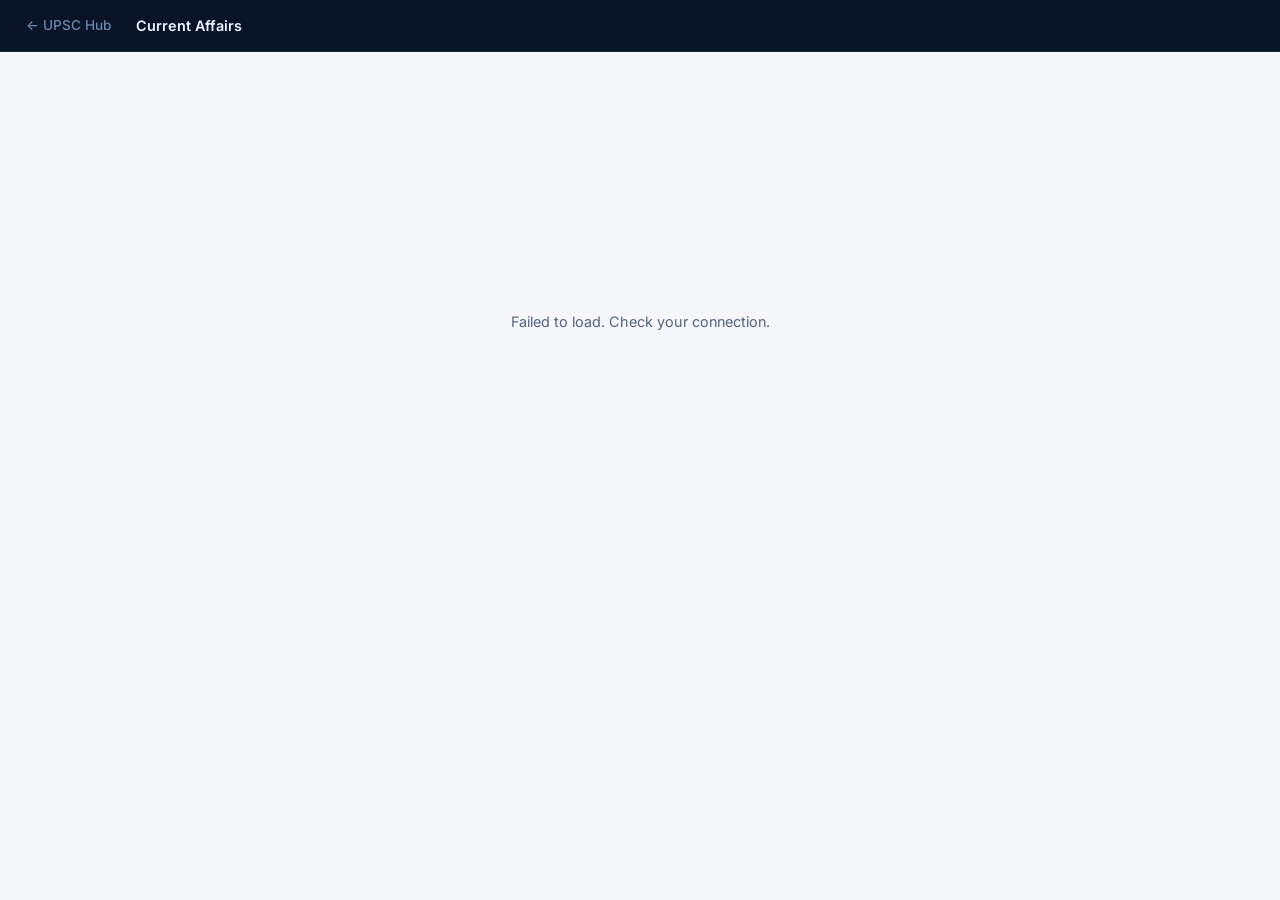
<file: tools/ca.html>
<!doctype html>
<html lang="en">
<head>
<title>Current Affairs – UPSC Hub</title>
<meta charset="utf-8">
<meta name="viewport" content="width=device-width,initial-scale=1">
<meta name="theme-color" content="#0A1428">
<link rel="manifest" href="../manifest.json">
<link rel="preconnect" href="https://fonts.googleapis.com">
<link rel="stylesheet" href="https://fonts.googleapis.com/css2?family=Instrument+Serif:ital@0;1&family=Inter:wght@400;500;600;700&display=swap">
<link rel="stylesheet" href="style.css">
<style>
.toolbar{padding:.75rem 1rem;display:flex;flex-wrap:wrap;gap:.5rem;align-items:center;border-bottom:1px solid var(--border);background:var(--bg-card);position:sticky;top:52px;z-index:50}
.search-wrap{flex:1;min-width:140px}
.list{max-width:900px;margin:0 auto;padding:1rem}
.ca-grid{display:grid;grid-template-columns:repeat(auto-fill,minmax(280px,1fr));gap:.75rem}
.ca-card{background:var(--bg-card);border:1px solid var(--border);border-radius:10px;overflow:hidden;cursor:pointer;transition:box-shadow .15s,border-color .15s;display:flex;flex-direction:column}
.ca-card:hover{box-shadow:0 2px 14px rgba(0,0,0,.08);border-color:var(--accent)}
.ca-img{width:100%;height:140px;object-fit:cover;flex-shrink:0}
.ca-img-placeholder{height:140px;background:var(--accent-bg);display:flex;align-items:center;justify-content:center;font-size:2rem}
.ca-body{padding:.85rem;flex:1}
.ca-meta{display:flex;gap:.4rem;align-items:center;margin-bottom:.4rem;flex-wrap:wrap}
.ca-src{font-size:.62rem;font-weight:700;padding:2px 6px;border-radius:4px;background:var(--accent-bg);color:var(--accent)}
.ca-date{font-size:.65rem;color:var(--fg-muted)}
.ca-subject{font-size:.62rem;font-weight:600;color:var(--gold);background:var(--gold-bg);padding:2px 6px;border-radius:4px}
.ca-title{font-size:.9rem;font-weight:600;color:var(--fg);line-height:1.4;margin-bottom:.35rem}
.ca-tags{display:flex;flex-wrap:wrap;gap:3px;margin-top:.4rem}
.ca-tag{font-size:.6rem;padding:1px 6px;border-radius:100px;background:var(--border);color:var(--fg-muted)}
/* Modal */
.modal-bg{position:fixed;inset:0;background:rgba(0,0,0,.55);z-index:200;display:flex;align-items:flex-start;justify-content:center;padding:1rem;overflow-y:auto}
.modal-bg[hidden]{display:none}
.modal{background:var(--bg-card);border:1px solid var(--border);border-radius:14px;max-width:720px;width:100%;margin:auto;overflow:hidden}
.modal-img{width:100%;height:200px;object-fit:cover}
.modal-body{padding:1.5rem 2rem}
@media(max-width:600px){.modal-body{padding:1rem}}
.modal-src-row{display:flex;gap:.5rem;align-items:center;margin-bottom:.6rem;flex-wrap:wrap}
.modal-title{font-family:'Instrument Serif',serif;font-size:1.5rem;font-weight:400;line-height:1.3;margin:0 0 .5rem}
.modal-close{position:absolute;top:1rem;right:1rem;background:var(--bg-card);border:1px solid var(--border);border-radius:50%;width:32px;height:32px;cursor:pointer;font-size:1rem;display:flex;align-items:center;justify-content:center;color:var(--fg)}
.modal-wrap{position:relative}
.ca-content{font-size:.88rem;line-height:1.75;color:var(--fg)}
.ca-content h3{font-size:1rem;font-weight:700;color:var(--fg);margin:1rem 0 .4rem}
.ca-content p{margin:.5rem 0}
.ca-content mark{background:rgba(255,210,50,.35);border-radius:2px;padding:0 1px}
.ca-content strong{font-weight:700}
.ca-orig-link{display:inline-flex;align-items:center;gap:5px;margin-top:.75rem;font-size:.8rem;color:var(--accent);text-decoration:none}
.ca-orig-link:hover{text-decoration:underline}
.count-line{font-size:.75rem;color:var(--fg-muted);margin-bottom:.75rem}
</style>
</head>
<body>
<nav class="nav">
  <a href="../index.html" class="nav-back">← UPSC Hub</a>
  <span class="nav-title">Current Affairs</span>
</nav>

<div id="loading" class="loading"><div class="spinner"></div><span>Loading Current Affairs…</span></div>

<div id="app" hidden>
  <div class="toolbar">
    <div class="search-wrap"><input class="search" id="q" placeholder="Search articles…" autocomplete="off"></div>
    <select id="subj"><option value="">All subjects</option></select>
    <select id="src"><option value="">All sources</option></select>
  </div>
  <div class="list">
    <div class="count-line" id="count"></div>
    <div class="ca-grid" id="grid"></div>
  </div>
</div>

<div class="modal-bg" id="modal-bg" hidden onclick="closeModal(event)">
  <div class="modal modal-wrap" id="modal">
    <button class="modal-close" onclick="closeModal()">✕</button>
    <div id="modal-content"></div>
  </div>
</div>

<script>
let D = null, all = [];

async function init() {
  try {
    const r = await fetch('https://upsckata.com/data/ca.json');
    D = await r.json();
    all = Object.values(D.docs || {});
    all.sort((a,b) => (b.d||'').localeCompare(a.d||''));

    const subjects = [...new Set(all.map(d=>d.s).filter(Boolean))].sort();
    const sources  = [...new Set(all.map(d=>d.src).filter(Boolean))].sort();
    const sbjEl = document.getElementById('subj');
    const srcEl = document.getElementById('src');
    subjects.forEach(s => { const o=document.createElement('option'); o.value=o.textContent=s; sbjEl.appendChild(o); });
    sources.forEach(s  => { const o=document.createElement('option'); o.value=o.textContent=s; srcEl.appendChild(o); });

    document.getElementById('loading').hidden = true;
    document.getElementById('app').hidden = false;
    render();
  } catch(e) {
    document.getElementById('loading').innerHTML = '<div class="empty">Failed to load. Check your connection.</div>';
  }
}

function render() {
  const q = document.getElementById('q').value.toLowerCase();
  const subj = document.getElementById('subj').value;
  const src = document.getElementById('src').value;

  let items = all;
  if (q) items = items.filter(d =>
    (d.t||'').toLowerCase().includes(q) ||
    (d.tg||[]).join(' ').toLowerCase().includes(q) ||
    (d.s||'').toLowerCase().includes(q)
  );
  if (subj) items = items.filter(d => d.s === subj);
  if (src) items = items.filter(d => d.src === src);

  document.getElementById('count').textContent = `${items.length} article${items.length!==1?'s':''}`;

  const grid = document.getElementById('grid');
  if (!items.length) { grid.innerHTML = '<div class="empty" style="grid-column:1/-1">No articles match.</div>'; return; }

  grid.innerHTML = items.map((d,i) => `
    <div class="ca-card" onclick="openDoc(${all.indexOf(d)})">
      ${d.img ? `<img class="ca-img" src="${d.img}" alt="" loading="lazy" onerror="this.className='ca-img-placeholder';this.innerHTML='📰'">` : `<div class="ca-img-placeholder">📰</div>`}
      <div class="ca-body">
        <div class="ca-meta">
          ${d.src ? `<span class="ca-src">${esc(d.src)}</span>` : ''}
          ${d.d ? `<span class="ca-date">${d.d}</span>` : ''}
          ${d.s ? `<span class="ca-subject">${esc(d.s)}</span>` : ''}
        </div>
        <div class="ca-title">${esc(d.t||'')}</div>
        ${d.tg && d.tg.length ? `<div class="ca-tags">${d.tg.map(t=>`<span class="ca-tag">${esc(t)}</span>`).join('')}</div>` : ''}
      </div>
    </div>`).join('');
}

function openDoc(idx) {
  const d = all[idx];
  if (!d) return;
  let html = '';
  if (d.img) html += `<img class="modal-img" src="${d.img}" alt="">`;
  html += `<div class="modal-body">
    <div class="modal-src-row">
      ${d.src ? `<span class="ca-src">${esc(d.src)}</span>` : ''}
      ${d.d ? `<span class="ca-date" style="color:var(--fg-muted);font-size:.78rem">${d.d}</span>` : ''}
      ${d.s ? `<span class="ca-subject">${esc(d.s)}</span>` : ''}
    </div>
    <h2 class="modal-title">${esc(d.t||'')}</h2>
    ${d.tg && d.tg.length ? `<div class="ca-tags" style="margin-bottom:.75rem">${d.tg.map(t=>`<span class="ca-tag">${esc(t)}</span>`).join('')}</div>` : ''}
    <div class="ca-content">${renderContent(d.x||[])}</div>
    ${d.u ? `<a class="ca-orig-link" href="${d.u}" target="_blank" rel="noopener">Read original article ↗</a>` : ''}
  </div>`;
  document.getElementById('modal-content').innerHTML = html;
  document.getElementById('modal-bg').hidden = false;
  document.body.style.overflow = 'hidden';
}

function renderContent(sections) {
  return sections.map(sec => {
    let out = '';
    if (sec.h) out += `<h3>${esc(sec.h)}</h3>`;
    if (sec.md) out += `<p>${renderMd(sec.md)}</p>`;
    return out;
  }).join('');
}

function renderMd(text) {
  return esc(text)
    .replace(/==(.+?)==/g, '<mark>$1</mark>')
    .replace(/\*\*(.+?)\*\*/g, '<strong>$1</strong>')
    .replace(/\*(.+?)\*/g, '<em>$1</em>')
    .replace(/`(.+?)`/g, '<code>$1</code>')
    .replace(/\n/g, '<br>');
}

function closeModal(e) {
  if (e && e.target !== document.getElementById('modal-bg')) return;
  document.getElementById('modal-bg').hidden = true;
  document.body.style.overflow = '';
}

document.addEventListener('keydown', e => { if (e.key === 'Escape') closeModal(); });

function esc(s) { return String(s||'').replace(/&/g,'&amp;').replace(/</g,'&lt;').replace(/>/g,'&gt;').replace(/"/g,'&quot;'); }

document.getElementById('q').addEventListener('input', render);
document.getElementById('subj').addEventListener('change', render);
document.getElementById('src').addEventListener('change', render);

init();
</script>
</body>
</html>
</file>
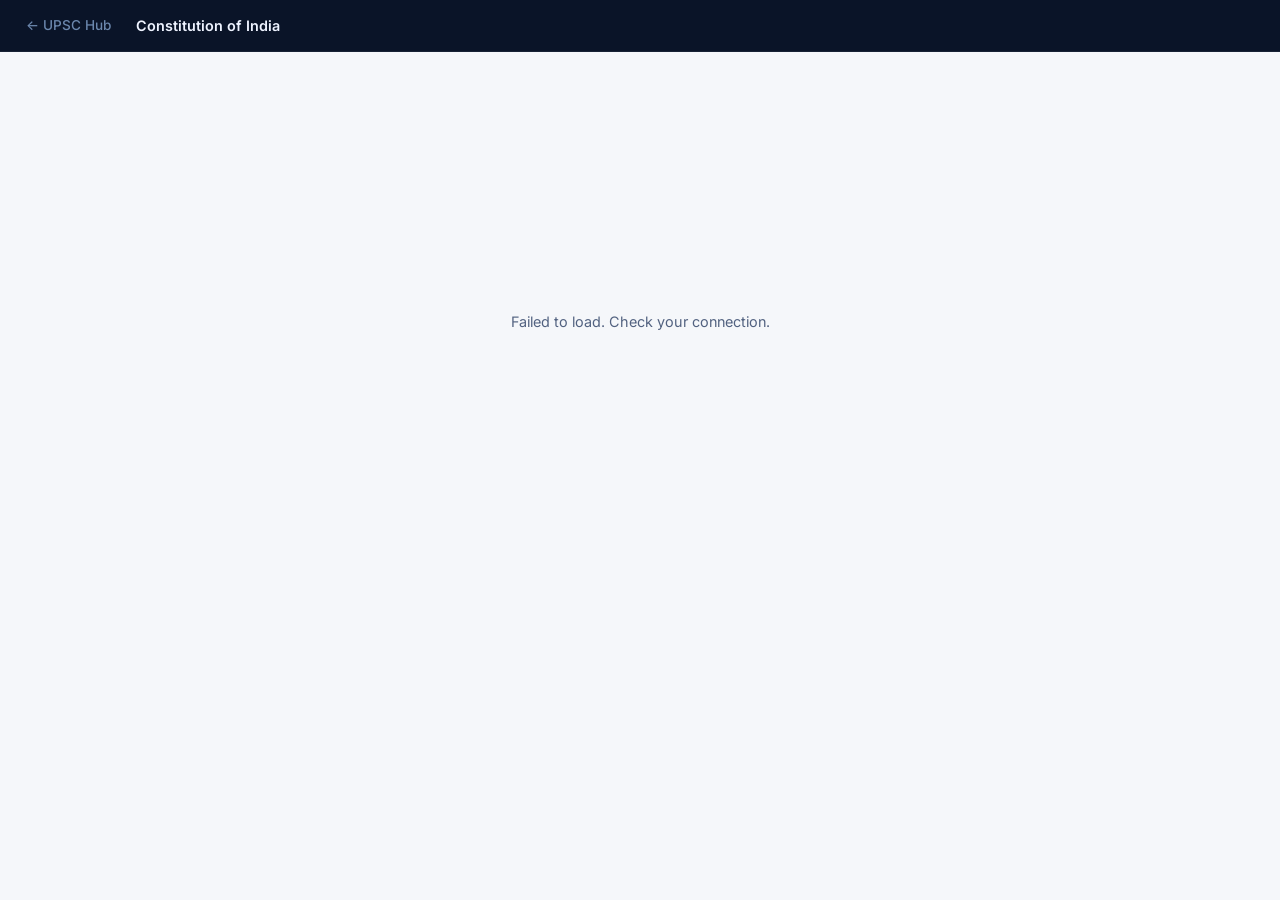
<file: tools/constitution.html>
<!doctype html>
<html lang="en">
<head>
<title>Constitution – UPSC Hub</title>
<meta charset="utf-8">
<meta name="viewport" content="width=device-width,initial-scale=1">
<meta name="theme-color" content="#0A1428">
<link rel="manifest" href="../manifest.json">
<link rel="preconnect" href="https://fonts.googleapis.com">
<link rel="stylesheet" href="https://fonts.googleapis.com/css2?family=Inter:wght@400;500;600;700&display=swap">
<link rel="stylesheet" href="style.css">
<style>
.layout{display:grid;grid-template-columns:270px 1fr;height:calc(100vh - 52px)}
@media(max-width:680px){.layout{grid-template-columns:1fr;height:auto}}
.sidebar{border-right:1px solid var(--border);overflow-y:auto;height:calc(100vh - 52px);position:sticky;top:52px;background:var(--bg-card)}
@media(max-width:680px){.sidebar{height:auto;border-right:none;border-bottom:1px solid var(--border);max-height:40vh}}
.sb-search{padding:.75rem}
.part-btn{width:100%;text-align:left;padding:.55rem .75rem;border:none;background:none;cursor:pointer;font-family:inherit;font-size:.82rem;color:var(--fg-muted);border-left:2px solid transparent;transition:all .12s}
.part-btn:hover{background:var(--accent-bg);color:var(--fg)}
.part-btn.active{border-left-color:var(--accent);background:var(--accent-bg);color:var(--accent)}
.part-num{font-size:.65rem;font-weight:700;letter-spacing:.08em;text-transform:uppercase;display:block;margin-bottom:1px}
.art-links{padding:0 .5rem .5rem 1.5rem}
.art-link{display:block;padding:.25rem .5rem;font-size:.78rem;color:var(--fg-muted);text-decoration:none;border-radius:4px;cursor:pointer}
.art-link:hover,.art-link.active{color:var(--accent);background:var(--accent-bg)}
.content{padding:1.5rem 2rem;overflow-y:auto;height:calc(100vh - 52px)}
@media(max-width:680px){.content{padding:1rem;height:auto}}
.welcome{padding:3rem 1rem;text-align:center;color:var(--fg-muted)}
.welcome h2{color:var(--fg);margin-bottom:.5rem}
.preamble-block{background:var(--bg-card);border:1px solid var(--border);border-radius:10px;padding:1.5rem 2rem;margin-bottom:1.5rem;font-size:.9rem;line-height:1.8;white-space:pre-wrap}
.part-label{font-size:.68rem;font-weight:700;letter-spacing:.12em;text-transform:uppercase;color:var(--fg-muted);margin-bottom:1.25rem}
.article{background:var(--bg-card);border:1px solid var(--border);border-radius:10px;padding:1.25rem 1.5rem;margin-bottom:1rem;scroll-margin-top:1rem}
.article-num{font-size:.65rem;font-weight:700;letter-spacing:.1em;color:var(--accent);text-transform:uppercase;margin-bottom:.35rem}
.article-title{font-size:1rem;font-weight:700;margin:0 0 .75rem;color:var(--fg)}
.article-body{font-size:.88rem;line-height:1.8;color:var(--fg)}
.article-body sup{color:var(--accent);font-size:.68em;cursor:help}
.clause{margin-left:1.25rem;margin-bottom:.5rem}
</style>
</head>
<body>
<nav class="nav">
  <a href="../index.html" class="nav-back">← UPSC Hub</a>
  <span class="nav-title">Constitution of India</span>
</nav>

<div id="loading" class="loading"><div class="spinner"></div><span>Loading Constitution…</span></div>

<div id="app" hidden>
  <div class="layout">
    <aside class="sidebar">
      <div class="sb-search"><input class="search" id="q" placeholder="Search articles…" autocomplete="off"></div>
      <div id="parts"></div>
    </aside>
    <div class="content" id="content">
      <div class="welcome" id="welcome">
        <h2>Constitution of India</h2>
        <p>Select a part from the sidebar, or search for articles.<br>Contains all 471 articles in force, with footnotes.</p>
        <p><button class="btn btn-ghost" onclick="showPreamble()">Read the Preamble</button></p>
      </div>
    </div>
  </div>
</div>

<script>
let D = null, activePart = null, activeArt = null;

async function init() {
  try {
    const r = await fetch('https://upsckata.com/data/constitution.json');
    D = await r.json();
    document.getElementById('loading').hidden = true;
    document.getElementById('app').hidden = false;
    buildParts('');
  } catch(e) {
    document.getElementById('loading').innerHTML = '<div class="empty">Failed to load. Check your connection.</div>';
  }
}

function buildParts(q) {
  const el = document.getElementById('parts');
  el.innerHTML = '';
  const ql = q.toLowerCase();
  for (const part of (D.parts || [])) {
    const arts = (part.articles || []).filter(id => {
      if (!ql) return true;
      const a = D.articles[id];
      if (!a) return false;
      return (a.title||'').toLowerCase().includes(ql) || artText(a).toLowerCase().includes(ql) || id.toLowerCase().includes(ql);
    });
    if (ql && !arts.length) continue;

    const wrap = document.createElement('div');
    const btn = document.createElement('button');
    btn.className = 'part-btn' + (part === activePart ? ' active' : '');
    btn.innerHTML = `<span class="part-num">Part ${part.id||''}</span>${part.title||''}`;
    btn.onclick = () => selectPart(part);
    wrap.appendChild(btn);

    if (part === activePart || ql) {
      const al = document.createElement('div');
      al.className = 'art-links';
      for (const id of arts) {
        const a = D.articles[id];
        const lnk = document.createElement('span');
        lnk.className = 'art-link' + (id === activeArt ? ' active' : '');
        lnk.textContent = `Art. ${id}${a?.title ? ' — ' + a.title : ''}`;
        lnk.onclick = () => selectArt(id, part);
        al.appendChild(lnk);
      }
      wrap.appendChild(al);
    }
    el.appendChild(wrap);
  }
}

function selectPart(part) {
  activePart = part; activeArt = null;
  buildParts(document.getElementById('q').value);
  renderPart(part);
}

function selectArt(id, part) {
  activeArt = id;
  if (part && activePart !== part) { activePart = part; }
  buildParts(document.getElementById('q').value);
  if (activePart !== part) renderPart(part);
  setTimeout(() => {
    const el = document.getElementById('art-' + id);
    if (el) el.scrollIntoView({behavior:'smooth', block:'start'});
  }, 50);
}

function renderPart(part) {
  const c = document.getElementById('content');
  let html = `<p class="part-label">Part ${part.id||''} — ${part.title||''}</p>`;
  for (const id of (part.articles||[])) {
    const a = D.articles[id];
    if (a) html += artHTML(id, a);
  }
  c.innerHTML = html;
  c.scrollTop = 0;
}

function artHTML(id, a) {
  return `<div class="article" id="art-${id}">
    <div class="article-num">Article ${id}</div>
    ${a.title ? `<div class="article-title">${esc(a.title)}</div>` : ''}
    <div class="article-body">${renderArt(a)}</div>
  </div>`;
}

function renderArt(a) {
  if (!a) return '';
  if (a.blocks) return a.blocks.map(b => `<p>${renderRuns(b.runs||[])}</p>`).join('');
  if (a.text) return `<p>${esc(a.text)}</p>`;
  return '';
}

function renderRuns(runs) {
  return (runs||[]).map(r => {
    if (typeof r === 'string') return esc(r);
    if (r.fn !== undefined) return `<sup title="Footnote ${r.fn}">[${r.fn}]</sup>`;
    if (r.text) return esc(r.text);
    return '';
  }).join('');
}

function artText(a) {
  if (!a) return '';
  if (a.blocks) return a.blocks.map(b => (b.runs||[]).filter(r=>typeof r==='string').join(' ')).join(' ');
  return a.text || '';
}

function showPreamble() {
  activePart = null; activeArt = null;
  buildParts('');
  const c = document.getElementById('content');
  const p = D.preamble;
  if (!p) { c.innerHTML = '<div class="empty">Preamble not found.</div>'; return; }
  const text = (p.blocks||[]).map(b => renderRuns(b.runs||[])).join('\n');
  c.innerHTML = `<p class="part-label">Preamble</p><div class="preamble-block">${text}</div>`;
  c.scrollTop = 0;
}

function esc(s) { return String(s||'').replace(/&/g,'&amp;').replace(/</g,'&lt;').replace(/>/g,'&gt;'); }

document.getElementById('q').addEventListener('input', e => {
  buildParts(e.target.value);
  if (e.target.value && D) {
    const c = document.getElementById('content');
    document.getElementById('welcome') && (document.getElementById('welcome').style.display = 'none');
    // Show first match
    const ql = e.target.value.toLowerCase();
    for (const part of D.parts||[]) {
      for (const id of part.articles||[]) {
        const a = D.articles[id];
        if (a && ((a.title||'').toLowerCase().includes(ql) || artText(a).toLowerCase().includes(ql))) {
          c.innerHTML = artHTML(id, a);
          return;
        }
      }
    }
  }
});

init();
</script>
</body>
</html>
</file>
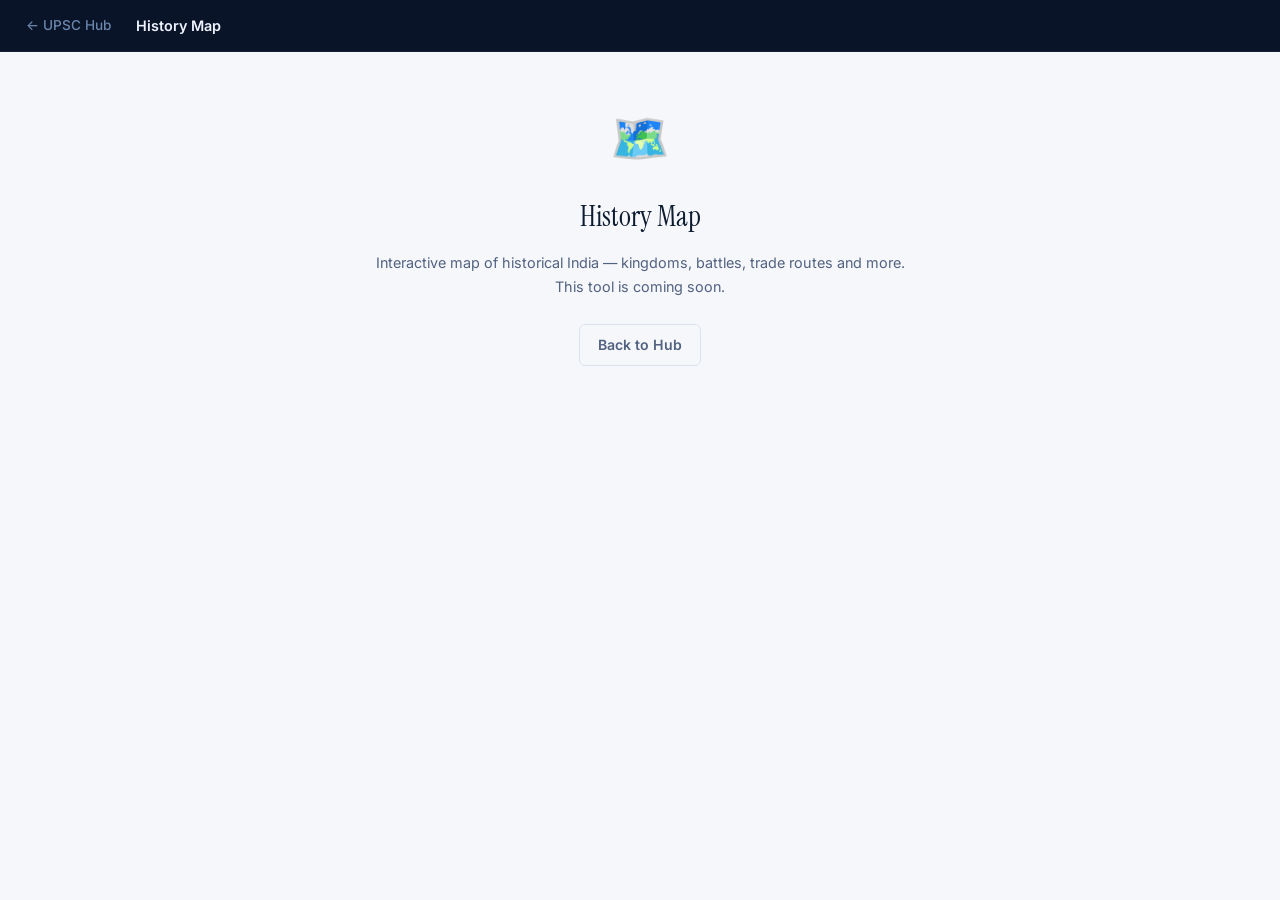
<file: tools/history-map.html>
<!doctype html>
<html lang="en">
<head>
<title>History Map – UPSC Hub</title>
<meta charset="utf-8">
<meta name="viewport" content="width=device-width,initial-scale=1">
<meta name="theme-color" content="#0A1428">
<link rel="manifest" href="../manifest.json">
<link rel="preconnect" href="https://fonts.googleapis.com">
<link rel="stylesheet" href="https://fonts.googleapis.com/css2?family=Instrument+Serif:ital@0;1&family=Inter:wght@400;500;600;700&display=swap">
<link rel="stylesheet" href="style.css">
<style>
.page{max-width:600px;margin:0 auto;padding:3rem 1.5rem;text-align:center}
.icon{font-size:3rem;margin-bottom:1rem}
h2{font-family:'Instrument Serif',serif;font-size:1.8rem;font-weight:400;margin:0 0 .75rem}
p{color:var(--fg-muted);font-size:.9rem;line-height:1.7;margin:0 0 1.5rem}
</style>
</head>
<body>
<nav class="nav">
  <a href="../index.html" class="nav-back">← UPSC Hub</a>
  <span class="nav-title">History Map</span>
</nav>
<div class="page">
  <div class="icon">🗺️</div>
  <h2>History Map</h2>
  <p>Interactive map of historical India — kingdoms, battles, trade routes and more.<br>This tool is coming soon.</p>
  <a href="../index.html" class="btn btn-ghost">Back to Hub</a>
</div>
</body>
</html>
</file>
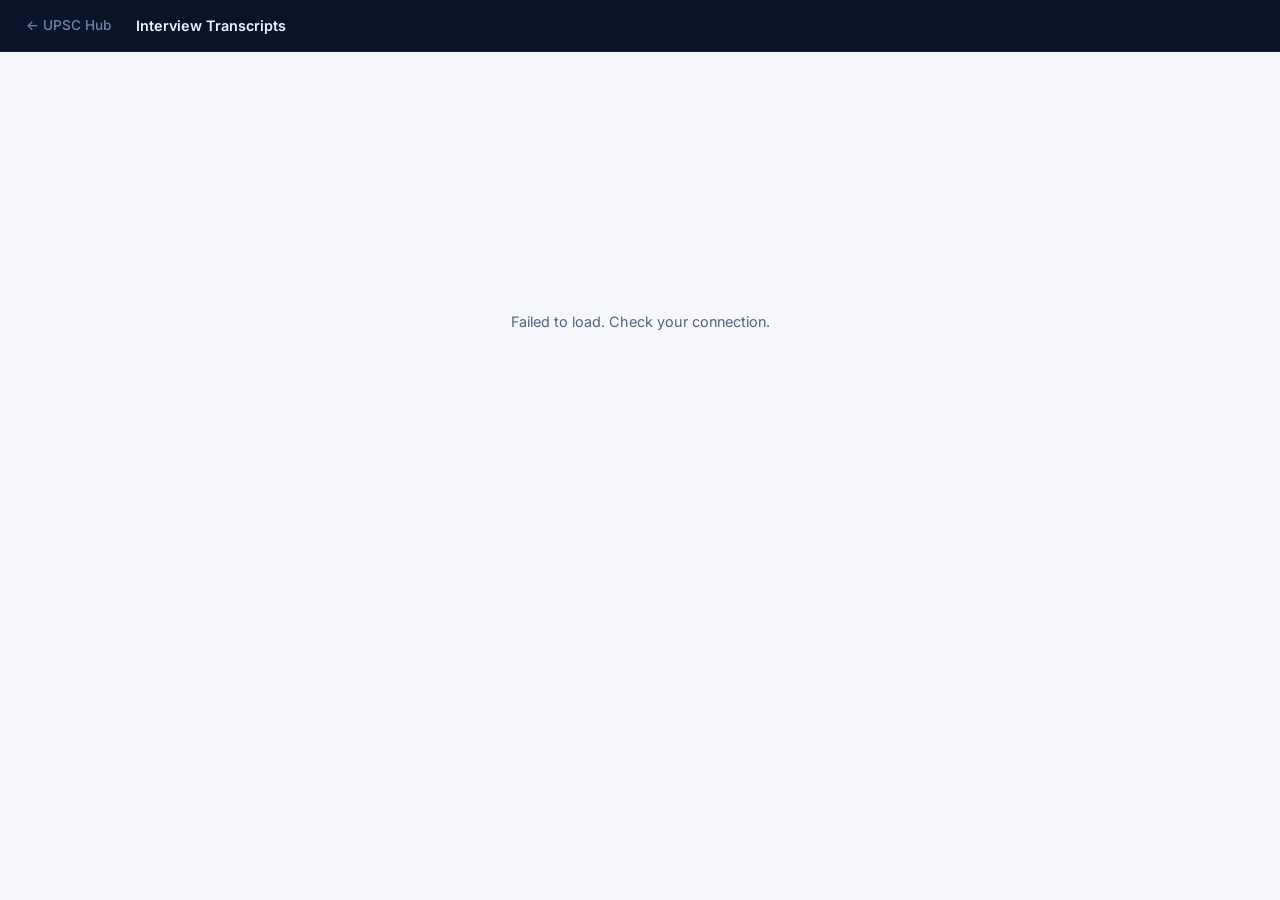
<file: tools/interviews.html>
<!doctype html>
<html lang="en">
<head>
<title>Interviews – UPSC Hub</title>
<meta charset="utf-8">
<meta name="viewport" content="width=device-width,initial-scale=1">
<meta name="theme-color" content="#0A1428">
<link rel="manifest" href="../manifest.json">
<link rel="preconnect" href="https://fonts.googleapis.com">
<link rel="stylesheet" href="https://fonts.googleapis.com/css2?family=Inter:wght@400;500;600;700&display=swap">
<link rel="stylesheet" href="style.css">
<style>
.toolbar{padding:.75rem 1rem;display:flex;flex-wrap:wrap;gap:.5rem;align-items:center;border-bottom:1px solid var(--border);background:var(--bg-card);position:sticky;top:52px;z-index:50}
.search-wrap{flex:1;min-width:140px}
.list{max-width:960px;margin:0 auto;padding:1rem}
.iv-card{background:var(--bg-card);border:1px solid var(--border);border-radius:10px;padding:1rem;margin-bottom:.5rem;cursor:pointer;transition:border-color .15s}
.iv-card:hover{border-color:var(--accent)}
.iv-header{display:flex;gap:.6rem;align-items:flex-start;margin-bottom:.5rem}
.iv-name{font-size:.92rem;font-weight:700;color:var(--fg);flex:1}
.iv-board{font-size:.72rem;font-weight:600;color:var(--accent)}
.iv-date{font-size:.68rem;color:var(--fg-muted)}
.iv-chips{display:flex;gap:.35rem;flex-wrap:wrap}
.iv-chip{font-size:.62rem;padding:2px 7px;border-radius:100px;background:var(--border);color:var(--fg-muted)}
.iv-chip-gold{background:var(--gold-bg);color:var(--gold)}
.iv-stats{display:flex;gap:.5rem;margin-top:.4rem;font-size:.7rem;color:var(--fg-muted)}
/* Transcript modal */
.modal-bg{position:fixed;inset:0;background:rgba(0,0,0,.55);z-index:200;display:flex;align-items:flex-start;justify-content:center;padding:1rem;overflow-y:auto}
.modal-bg[hidden]{display:none}
.modal{background:var(--bg-card);border:1px solid var(--border);border-radius:14px;max-width:700px;width:100%;margin:auto;overflow:hidden;position:relative}
.modal-header{padding:1.25rem 1.5rem .75rem;border-bottom:1px solid var(--border)}
.modal-name{font-size:1.1rem;font-weight:700;color:var(--fg);margin-bottom:.25rem}
.modal-meta{font-size:.78rem;color:var(--fg-muted)}
.modal-close{position:absolute;top:.75rem;right:1rem;background:none;border:1px solid var(--border);border-radius:50%;width:30px;height:30px;cursor:pointer;font-size:.9rem;color:var(--fg-muted);display:flex;align-items:center;justify-content:center}
.transcript{padding:1.25rem 1.5rem;font-size:.85rem;line-height:1.75;color:var(--fg);white-space:pre-wrap;max-height:70vh;overflow-y:auto}
.modal-footer{padding:.75rem 1.5rem;border-top:1px solid var(--border);display:flex;gap:.5rem}
.count-line{font-size:.75rem;color:var(--fg-muted);margin-bottom:.75rem}
</style>
</head>
<body>
<nav class="nav">
  <a href="../index.html" class="nav-back">← UPSC Hub</a>
  <span class="nav-title">Interview Transcripts</span>
</nav>

<div id="loading" class="loading"><div class="spinner"></div><span>Loading interviews…</span></div>

<div id="app" hidden>
  <div class="toolbar">
    <div class="search-wrap"><input class="search" id="q" placeholder="Search name, board, keyword…" autocomplete="off"></div>
    <select id="board"><option value="">All boards</option></select>
    <select id="year"><option value="">All years</option></select>
    <select id="optional"><option value="">All optionals</option></select>
    <select id="state"><option value="">All states</option></select>
  </div>
  <div class="list">
    <div class="count-line" id="count"></div>
    <div id="list"></div>
    <div id="load-more-wrap" style="text-align:center;padding:.75rem;display:none">
      <button class="btn btn-ghost" id="load-more-btn" onclick="loadMore()">Load more</button>
    </div>
  </div>
</div>

<div class="modal-bg" id="modal-bg" hidden onclick="closeModal(event)">
  <div class="modal" id="modal">
    <div class="modal-header">
      <button class="modal-close" onclick="closeModal()">✕</button>
      <div class="modal-name" id="modal-name"></div>
      <div class="modal-meta" id="modal-meta"></div>
    </div>
    <div class="transcript" id="transcript"></div>
    <div class="modal-footer">
      <a id="modal-link" class="btn btn-ghost" href="#" target="_blank" rel="noopener" style="font-size:.8rem">View on Telegram ↗</a>
    </div>
  </div>
</div>

<script>
let all = [], filtered = [], shown = 0;
const PAGE = 40;

async function init() {
  try {
    const r = await fetch('https://upsckata.com/data/interviews.json');
    const D = await r.json();
    all = D.docs || [];
    const meta = D.meta || {};

    function fillFromMeta(id, arr) {
      const el = document.getElementById(id);
      (arr||[]).forEach(([v]) => { const o=document.createElement('option'); o.value=o.textContent=v; el.appendChild(o); });
    }
    fillFromMeta('board', meta.boards);
    (meta.years||[]).forEach(y => { const o=document.createElement('option'); o.value=o.textContent=y; document.getElementById('year').appendChild(o); });
    fillFromMeta('optional', meta.optionals);
    fillFromMeta('state', meta.states);

    document.getElementById('loading').hidden = true;
    document.getElementById('app').hidden = false;
    render();
  } catch(e) {
    document.getElementById('loading').innerHTML = '<div class="empty">Failed to load. Check your connection.</div>';
  }
}

function render() {
  const q        = document.getElementById('q').value.toLowerCase();
  const board    = document.getElementById('board').value;
  const year     = document.getElementById('year').value;
  const optional = document.getElementById('optional').value;
  const state    = document.getElementById('state').value;

  filtered = all;
  if (q)        filtered = filtered.filter(d => (d.n||'').toLowerCase().includes(q) || (d.b||'').toLowerCase().includes(q) || (d.t||'').toLowerCase().includes(q));
  if (board)    filtered = filtered.filter(d => d.b === board);
  if (year)     filtered = filtered.filter(d => String(d.y) === year);
  if (optional) filtered = filtered.filter(d => (d.o||[]).includes(optional));
  if (state)    filtered = filtered.filter(d => (d.st||[]).includes(state));

  document.getElementById('count').textContent = `${filtered.length.toLocaleString()} transcript${filtered.length!==1?'s':''}`;
  shown = 0;
  document.getElementById('list').innerHTML = '';
  loadMore();
}

function loadMore() {
  const batch = filtered.slice(shown, shown + PAGE);
  shown += batch.length;
  const list = document.getElementById('list');
  const startIdx = shown - batch.length;

  list.insertAdjacentHTML('beforeend', batch.map((d, bi) => {
    const idx = startIdx + bi;
    const chips = [
      d.b && `<span class="iv-chip iv-chip-gold">${esc(d.b)}</span>`,
      ...(d.o||[]).map(o => `<span class="iv-chip">${esc(o)}</span>`),
      ...(d.st||[]).map(s => `<span class="iv-chip">${esc(s)}</span>`),
      d.s && `<span class="iv-chip">${esc(d.s)}</span>`,
    ].filter(Boolean);

    return `<div class="iv-card" onclick="openDoc(${idx})">
      <div class="iv-header">
        <div>
          <div class="iv-name">${esc(d.n||'Anonymous')}</div>
          <div style="display:flex;gap:.5rem;margin-top:2px">
            <span class="iv-board">${esc(d.b||'')}</span>
            <span class="iv-date">${d.d||d.y||''}</span>
          </div>
        </div>
      </div>
      ${chips.length ? `<div class="iv-chips">${chips.join('')}</div>` : ''}
      <div class="iv-stats">
        ${d.q ? `<span>${d.q} questions</span>` : ''}
        ${d.w ? `<span>~${d.w} words</span>` : ''}
        ${d.v ? `<span>${d.v} views</span>` : ''}
      </div>
    </div>`;
  }).join(''));

  const moreWrap = document.getElementById('load-more-wrap');
  moreWrap.style.display = shown < filtered.length ? '' : 'none';
  if (shown < filtered.length) {
    document.getElementById('load-more-btn').textContent = `Load more (${filtered.length - shown} remaining)`;
  }
}

function openDoc(idx) {
  const d = filtered[idx];
  if (!d) return;
  document.getElementById('modal-name').textContent = d.n || 'Anonymous';
  document.getElementById('modal-meta').textContent = [d.b, d.d, (d.o||[]).join(', '), (d.st||[]).join(', ')].filter(Boolean).join(' · ');
  document.getElementById('transcript').textContent = d.t || 'Transcript not available.';
  if (d.u) { document.getElementById('modal-link').href = d.u; document.getElementById('modal-link').style.display = ''; }
  else document.getElementById('modal-link').style.display = 'none';
  document.getElementById('modal-bg').hidden = false;
  document.body.style.overflow = 'hidden';
}

function closeModal(e) {
  if (e && e.target !== document.getElementById('modal-bg')) return;
  document.getElementById('modal-bg').hidden = true;
  document.body.style.overflow = '';
}

document.addEventListener('keydown', e => { if (e.key === 'Escape') closeModal(); });

function esc(s) { return String(s||'').replace(/&/g,'&amp;').replace(/</g,'&lt;').replace(/>/g,'&gt;'); }

['q'].forEach(id => document.getElementById(id).addEventListener('input', render));
['board','year','optional','state'].forEach(id => document.getElementById(id).addEventListener('change', render));

init();
</script>
</body>
</html>
</file>
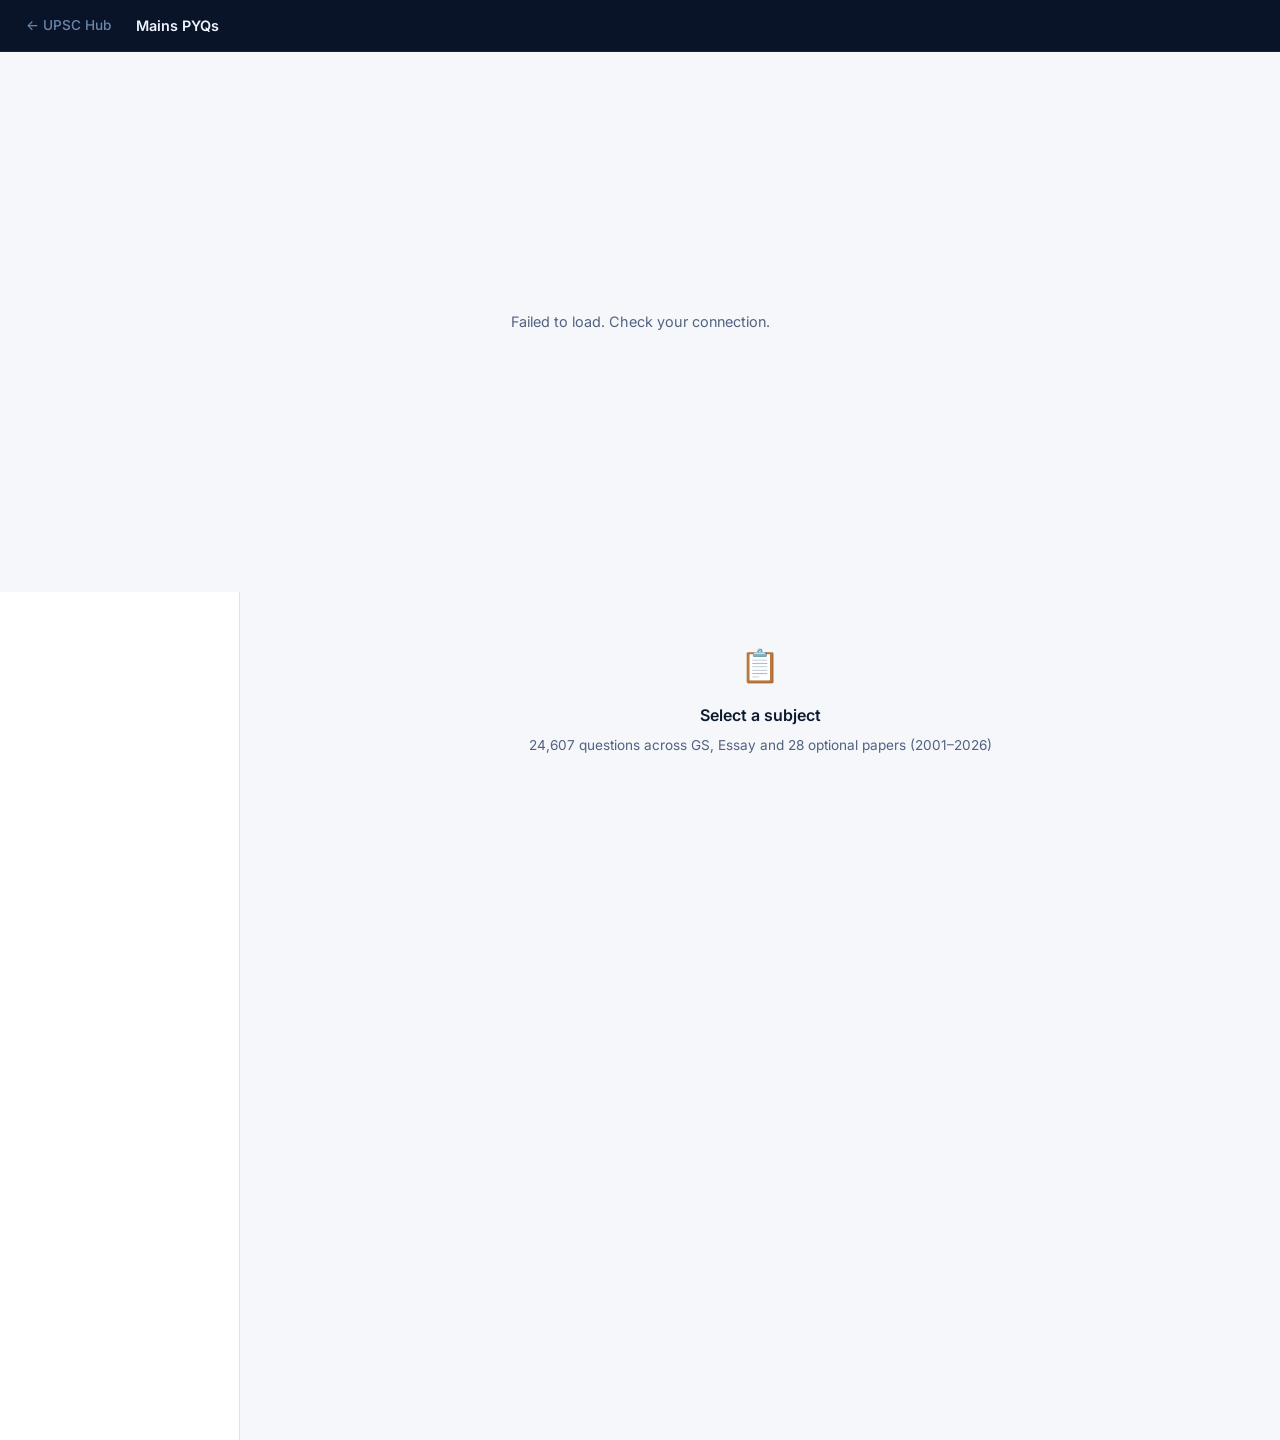
<file: tools/mains-pyqs.html>
<!doctype html>
<html lang="en">
<head>
<title>Mains PYQs – UPSC Hub</title>
<meta charset="utf-8">
<meta name="viewport" content="width=device-width,initial-scale=1">
<meta name="theme-color" content="#0A1428">
<link rel="manifest" href="../manifest.json">
<link rel="preconnect" href="https://fonts.googleapis.com">
<link rel="stylesheet" href="https://fonts.googleapis.com/css2?family=Instrument+Serif:ital@0;1&family=Inter:wght@400;500;600;700&display=swap">
<link rel="stylesheet" href="style.css">
<style>
.layout{display:grid;grid-template-columns:240px 1fr;height:calc(100vh - 52px)}
@media(max-width:720px){.layout{grid-template-columns:1fr;height:auto}}
.sidebar{border-right:1px solid var(--border);overflow-y:auto;background:var(--bg-card);height:calc(100vh - 52px);position:sticky;top:52px}
@media(max-width:720px){.sidebar{height:auto;border-right:none;border-bottom:1px solid var(--border);max-height:38vh}}
.sb-section{padding:.4rem 0}
.sb-section-label{padding:.4rem .75rem .15rem;font-size:.6rem;font-weight:700;text-transform:uppercase;letter-spacing:.1em;color:var(--fg-muted)}
.subject-btn{width:100%;text-align:left;padding:.42rem .75rem;border:none;background:none;cursor:pointer;font-family:inherit;font-size:.8rem;color:var(--fg-muted);display:flex;align-items:center;justify-content:space-between;gap:.4rem;border-left:2px solid transparent;transition:all .12s}
.subject-btn:hover{background:var(--accent-bg);color:var(--fg)}
.subject-btn.active{border-left-color:var(--accent);background:var(--accent-bg);color:var(--accent);font-weight:600}
.subject-count{font-size:.62rem;opacity:.7;flex-shrink:0}
/* Main content */
.main{overflow-y:auto;height:calc(100vh - 52px)}
@media(max-width:720px){.main{height:auto}}
.toolbar{padding:.6rem 1rem;display:flex;flex-wrap:wrap;gap:.4rem;align-items:center;border-bottom:1px solid var(--border);background:var(--bg-card);position:sticky;top:52px;z-index:50}
@media(max-width:720px){.toolbar{top:0}}
.search-wrap{flex:1;min-width:140px}
.qlist{max-width:860px;padding:.75rem 1rem}
/* Question card */
.q-card{background:var(--bg-card);border:1px solid var(--border);border-radius:9px;padding:.85rem 1rem;margin-bottom:.5rem;display:grid;grid-template-columns:auto 1fr auto;gap:.6rem .75rem;align-items:start;transition:border-color .15s}
.q-card:hover{border-color:var(--accent)}
.q-num{font-size:.62rem;font-weight:700;color:var(--accent);min-width:24px;padding-top:.1rem}
.q-text{font-size:.88rem;color:var(--fg);line-height:1.6}
.q-badges{display:flex;gap:.3rem;flex-wrap:wrap;margin-top:.35rem}
.q-badge{font-size:.6rem;font-weight:600;padding:1px 6px;border-radius:100px}
.badge-topic{background:var(--accent-bg);color:var(--accent)}
.badge-year{background:var(--gold-bg);color:var(--gold)}
.badge-marks{background:var(--border);color:var(--fg-muted)}
.badge-words{background:var(--border);color:var(--fg-muted)}
.q-year-col{font-size:.7rem;color:var(--fg-muted);white-space:nowrap;text-align:right;padding-top:.1rem}
/* Loading / placeholder */
.subject-loading{text-align:center;padding:3rem;color:var(--fg-muted)}
.count-line{font-size:.75rem;color:var(--fg-muted);margin-bottom:.6rem;padding:.1rem .25rem}
/* Stats header for selected subject */
.subject-header{padding:.85rem 1rem .4rem;border-bottom:1px solid var(--border)}
.subject-name{font-family:'Instrument Serif',serif;font-size:1.3rem;font-weight:400;color:var(--fg)}
.subject-stats{display:flex;gap:.5rem;flex-wrap:wrap;margin-top:.3rem}
.subject-stat{font-size:.7rem;color:var(--fg-muted)}
/* Paginate */
#load-more-wrap{text-align:center;padding:.75rem}
</style>
</head>
<body>
<nav class="nav">
  <a href="../index.html" class="nav-back">← UPSC Hub</a>
  <span class="nav-title">Mains PYQs</span>
</nav>

<div id="loading" class="loading"><div class="spinner"></div><span>Loading…</span></div>

<div class="layout" id="app" hidden>
  <aside class="sidebar" id="sidebar"></aside>

  <div class="main" id="main">
    <div style="padding:3rem 1.5rem;text-align:center;color:var(--fg-muted)" id="welcome">
      <div style="font-size:2rem;margin-bottom:.75rem">📋</div>
      <div style="font-size:1rem;font-weight:600;color:var(--fg);margin-bottom:.4rem">Select a subject</div>
      <div style="font-size:.85rem">24,607 questions across GS, Essay and 28 optional papers (2001–2026)</div>
    </div>
  </div>
</div>

<script>
const BASE = 'https://upsckata.com/data/mains-pyq/';
const PAGE = 50;
let index = null, activeKey = null, subjectData = {}, filtered = [], shown = 0;

async function init() {
  const r = await fetch(BASE + 'index.json');
  index = await r.json();
  buildSidebar();
  document.getElementById('loading').hidden = true;
  document.getElementById('app').hidden = false;
}

function buildSidebar() {
  const subjects = index.subjects;
  const cse = subjects.filter(s => s.exam === 'cse');
  const ifos = subjects.filter(s => s.exam === 'ifos');
  const gs = cse.filter(s => s.general);
  const opt = cse.filter(s => !s.general);

  let html = `<div class="sb-section">
    <div class="sb-section-label">CSE — General</div>
    ${gs.map(s => subjectBtn(s)).join('')}
  </div>
  <div class="sb-section">
    <div class="sb-section-label">CSE — Optional</div>
    ${opt.map(s => subjectBtn(s)).join('')}
  </div>
  <div class="sb-section">
    <div class="sb-section-label">IFoS — Optional</div>
    ${ifos.map(s => subjectBtn(s)).join('')}
  </div>`;
  document.getElementById('sidebar').innerHTML = html;
}

function subjectBtn(s) {
  return `<button class="subject-btn" id="sb-${s.key}" onclick="selectSubject('${s.key}')">
    <span>${esc(s.name)}</span>
    <span class="subject-count">${s.questions}</span>
  </button>`;
}

async function selectSubject(key) {
  if (activeKey) document.getElementById('sb-'+activeKey)?.classList.remove('active');
  activeKey = key;
  document.getElementById('sb-'+key)?.classList.add('active');

  const main = document.getElementById('main');
  if (!subjectData[key]) {
    main.innerHTML = `<div class="subject-loading"><div class="spinner" style="margin:0 auto 1rem"></div>Loading questions…</div>`;
    try {
      const r = await fetch(BASE + key + '.json');
      subjectData[key] = await r.json();
    } catch(e) {
      main.innerHTML = `<div class="empty">Failed to load. Check your connection.</div>`;
      return;
    }
  }
  renderSubject(key);
}

function renderSubject(key) {
  const D = subjectData[key];
  const main = document.getElementById('main');
  const years = [...new Set(D.questions.map(q=>q.y))].sort((a,b)=>b-a);
  const topics = [...new Set(D.questions.map(q=>q.tp).filter(Boolean))].sort();

  main.innerHTML = `
    <div class="subject-header">
      <div class="subject-name">${esc(D.name)}</div>
      <div class="subject-stats">
        <span class="subject-stat">${D.questions.length} questions</span>
        <span class="subject-stat">·</span>
        <span class="subject-stat">${(D.papers||[]).length} papers</span>
        <span class="subject-stat">·</span>
        <span class="subject-stat">${years[years.length-1]}–${years[0]}</span>
      </div>
    </div>
    <div class="toolbar">
      <div class="search-wrap"><input class="search" id="q" placeholder="Search questions…" autocomplete="off"></div>
      <select id="year"><option value="">All years</option>${years.map(y=>`<option>${y}</option>`).join('')}</select>
      ${topics.length > 1 ? `<select id="topic"><option value="">All topics</option>${topics.map(t=>`<option>${esc(t)}</option>`).join('')}</select>` : ''}
    </div>
    <div class="qlist">
      <div class="count-line" id="count"></div>
      <div id="qlist-body"></div>
      <div id="load-more-wrap" style="display:none">
        <button class="btn btn-ghost" id="load-more-btn" onclick="loadMore()">Load more</button>
      </div>
    </div>`;

  document.getElementById('q').addEventListener('input', applyFilters);
  document.getElementById('year').addEventListener('change', applyFilters);
  document.getElementById('topic')?.addEventListener('change', applyFilters);
  applyFilters();
}

function applyFilters() {
  const D = subjectData[activeKey];
  if (!D) return;
  const q = document.getElementById('q')?.value.toLowerCase() || '';
  const year = document.getElementById('year')?.value || '';
  const topic = document.getElementById('topic')?.value || '';

  filtered = D.questions;
  if (q) filtered = filtered.filter(x => (x.t||'').toLowerCase().includes(q) || (x.sy||'').toLowerCase().includes(q) || (x.tp||'').toLowerCase().includes(q));
  if (year) filtered = filtered.filter(x => String(x.y) === year);
  if (topic) filtered = filtered.filter(x => x.tp === topic);

  document.getElementById('count').textContent = `${filtered.length.toLocaleString()} question${filtered.length!==1?'s':''}`;
  shown = 0;
  document.getElementById('qlist-body').innerHTML = '';
  loadMore();
}

function loadMore() {
  const batch = filtered.slice(shown, shown + PAGE);
  shown += batch.length;

  document.getElementById('qlist-body').insertAdjacentHTML('beforeend',
    batch.map(q => `
      <div class="q-card">
        <span class="q-num">Q${q.q}</span>
        <div>
          <div class="q-text">${esc(q.t||'')}</div>
          <div class="q-badges">
            ${q.tp ? `<span class="q-badge badge-topic">${esc(q.tp)}</span>` : ''}
            ${q.sy && q.sy !== q.tp ? `<span class="q-badge badge-marks" style="background:var(--border)">${esc(q.sy)}</span>` : ''}
            ${q.m ? `<span class="q-badge badge-marks">${q.m}m</span>` : ''}
            ${q.w ? `<span class="q-badge badge-words">${q.w}w</span>` : ''}
          </div>
        </div>
        <span class="q-year-col">${q.y}</span>
      </div>`).join(''));

  const mw = document.getElementById('load-more-wrap');
  mw.style.display = shown < filtered.length ? '' : 'none';
  if (shown < filtered.length)
    document.getElementById('load-more-btn').textContent = `Load more (${filtered.length - shown} remaining)`;
}

function esc(s) { return String(s||'').replace(/&/g,'&amp;').replace(/</g,'&lt;').replace(/>/g,'&gt;'); }

init().catch(() => {
  document.getElementById('loading').innerHTML = '<div class="empty">Failed to load. Check your connection.</div>';
});
</script>
</body>
</html>
</file>
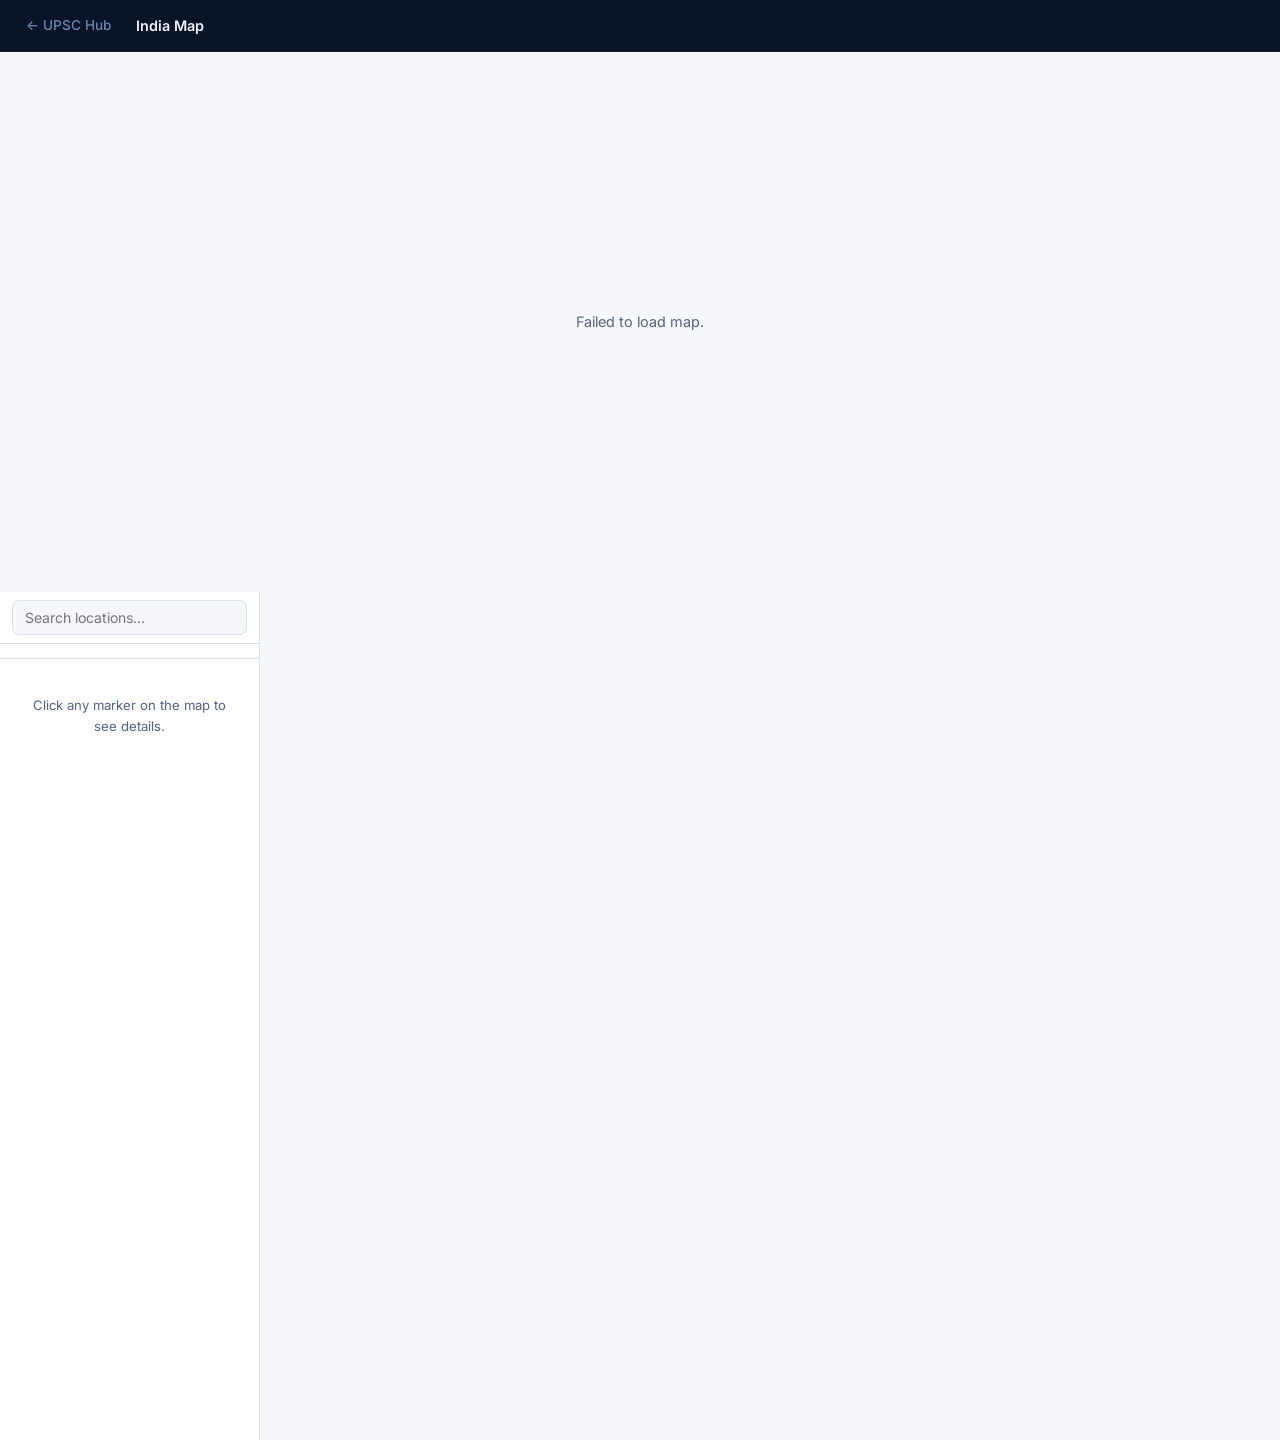
<file: tools/map.html>
<!doctype html>
<html lang="en">
<head>
<title>India Map – UPSC Hub</title>
<meta charset="utf-8">
<meta name="viewport" content="width=device-width,initial-scale=1">
<meta name="theme-color" content="#0A1428">
<link rel="manifest" href="../manifest.json">
<link rel="preconnect" href="https://fonts.googleapis.com">
<link rel="stylesheet" href="https://fonts.googleapis.com/css2?family=Inter:wght@400;500;600;700&display=swap">
<link rel="stylesheet" href="style.css">
<style>
body{overflow:hidden}
.map-layout{display:flex;height:calc(100vh - 52px)}
.sidebar{width:260px;flex-shrink:0;border-right:1px solid var(--border);background:var(--bg-card);overflow-y:auto;display:flex;flex-direction:column}
@media(max-width:680px){.sidebar{width:100%;height:40vh;border-right:none;border-bottom:1px solid var(--border)}}
@media(max-width:680px){.map-layout{flex-direction:column}}
.sb-layers{padding:.6rem .75rem .25rem;border-bottom:1px solid var(--border)}
.sb-title{font-size:.62rem;font-weight:700;text-transform:uppercase;letter-spacing:.1em;color:var(--fg-muted);margin-bottom:.4rem}
.layer-btn{display:flex;align-items:center;gap:.45rem;width:100%;padding:.3rem .4rem;border:none;background:none;cursor:pointer;border-radius:5px;font-size:.78rem;color:var(--fg-muted);font-family:inherit;text-align:left;transition:all .12s}
.layer-btn:hover{background:var(--accent-bg);color:var(--fg)}
.layer-btn.active{color:var(--fg);font-weight:600}
.layer-dot{width:10px;height:10px;border-radius:50%;flex-shrink:0;opacity:.5}
.layer-btn.active .layer-dot{opacity:1}
.layer-count{font-size:.6rem;color:var(--fg-muted);margin-left:auto}
.sb-info{flex:1;padding:.75rem;overflow-y:auto}
.info-placeholder{color:var(--fg-muted);font-size:.82rem;text-align:center;padding:1.5rem .5rem}
.info-name{font-size:.98rem;font-weight:700;color:var(--fg);margin-bottom:.25rem}
.info-state{font-size:.75rem;color:var(--accent);margin-bottom:.5rem;font-weight:600}
.info-row{display:flex;gap:.4rem;font-size:.75rem;margin-bottom:.2rem}
.info-label{color:var(--fg-muted);flex-shrink:0;min-width:60px}
.info-val{color:var(--fg)}
.info-notes{margin-top:.4rem}
.info-note{font-size:.75rem;color:var(--fg-muted);line-height:1.5}
.info-more{margin-top:.6rem}
.info-more-label{font-size:.62rem;font-weight:700;text-transform:uppercase;letter-spacing:.06em;color:var(--fg-muted);margin-bottom:.2rem}
.info-more-item{font-size:.78rem;color:var(--fg)}
.map-wrap{flex:1;overflow:hidden;position:relative;background:var(--bg);cursor:grab}
.map-wrap.dragging{cursor:grabbing}
#map-svg{display:block;user-select:none}
.india-path{fill:#1A56DB22;stroke:var(--accent);stroke-width:1}
.state-path{fill:none;stroke:var(--border);stroke-width:.5}
.river-path{fill:none;stroke:#2196F3;stroke-width:1.2;opacity:.7}
.range-path{fill:none;stroke:#795548;stroke-width:1.5;opacity:.8}
.marker-circle{cursor:pointer;transition:r .15s}
.marker-circle:hover{r:7}
.search-wrap-sb{padding:.5rem .75rem;border-bottom:1px solid var(--border)}
</style>
</head>
<body>
<nav class="nav">
  <a href="../index.html" class="nav-back">← UPSC Hub</a>
  <span class="nav-title">India Map</span>
</nav>

<div id="loading" class="loading"><div class="spinner"></div><span>Loading Map…</span></div>

<div class="map-layout" id="app" hidden>
  <aside class="sidebar">
    <div class="search-wrap-sb">
      <input class="search" id="q" placeholder="Search locations…" autocomplete="off">
    </div>
    <div class="sb-layers" id="layer-controls"></div>
    <div class="sb-info" id="info-panel">
      <div class="info-placeholder">Click any marker on the map to see details.</div>
    </div>
  </aside>
  <div class="map-wrap" id="map-wrap">
    <svg id="map-svg" viewBox="0 0 1000 1140" xmlns="http://www.w3.org/2000/svg"></svg>
  </div>
</div>

<script>
const LAYERS = [
  {k:'parks',     label:'National Parks',    color:'#4CAF50', shape:'circle'},
  {k:'tiger',     label:'Tiger Reserves',    color:'#FF5722', shape:'circle'},
  {k:'ramsar',    label:'Ramsar Sites',      color:'#2196F3', shape:'circle'},
  {k:'biosphere', label:'Biosphere Reserves',color:'#9C27B0', shape:'circle'},
  {k:'heritage',  label:'World Heritage',   color:'#FFD700', shape:'circle'},
  {k:'peaks',     label:'Mountain Peaks',   color:'#607D8B', shape:'triangle'},
  {k:'passes',    label:'Mountain Passes',  color:'#795548', shape:'diamond'},
  {k:'glaciers',  label:'Glaciers',          color:'#80DEEA', shape:'circle'},
  {k:'lakes',     label:'Lakes',             color:'#03A9F4', shape:'circle'},
  {k:'dams',      label:'Dams',              color:'#FF9800', shape:'square'},
  {k:'revolts',   label:'Historical Revolts',color:'#E91E63', shape:'circle'},
  {k:'rivers',    label:'Rivers',            color:'#2196F3', shape:'line'},
  {k:'ranges',    label:'Mountain Ranges',  color:'#795548', shape:'line'},
];

let D = null, activeLayer = null, transform = {x:0, y:0, scale:1};
let drag = null;

async function init() {
  try {
    const r = await fetch('https://upsckata.com/data/map.json');
    D = await r.json();
    document.getElementById('loading').hidden = true;
    document.getElementById('app').hidden = false;
    buildLayerControls();
    buildMap();
    setupPanZoom();
  } catch(e) {
    document.getElementById('loading').innerHTML = '<div class="empty">Failed to load map.</div>';
  }
}

function buildLayerControls() {
  const el = document.getElementById('layer-controls');
  el.innerHTML = `<div class="sb-title">Map Layers</div>` +
    LAYERS.filter(l => D[l.k] && (Array.isArray(D[l.k]) ? D[l.k].length : 1)).map(l => `
      <button class="layer-btn" id="btn-${l.k}" onclick="toggleLayer('${l.k}')">
        <span class="layer-dot" style="background:${l.color}"></span>
        <span>${l.label}</span>
        <span class="layer-count">${Array.isArray(D[l.k]) ? D[l.k].length : ''}</span>
      </button>`).join('');
}

function buildMap() {
  const svg = document.getElementById('map-svg');
  const g = document.createElementNS('http://www.w3.org/2000/svg','g');
  g.id = 'map-root';

  // Base India outline
  const indiaPath = document.createElementNS('http://www.w3.org/2000/svg','path');
  indiaPath.setAttribute('d', D.india || '');
  indiaPath.setAttribute('class','india-path');
  g.appendChild(indiaPath);

  svg.appendChild(g);
}

function toggleLayer(key) {
  const btn = document.getElementById('btn-'+key);
  if (activeLayer === key) {
    activeLayer = null;
    btn.classList.remove('active');
  } else {
    if (activeLayer) document.getElementById('btn-'+activeLayer)?.classList.remove('active');
    activeLayer = key;
    btn.classList.add('active');
  }
  renderLayer();
}

function renderLayer() {
  const svg = document.getElementById('map-svg');
  // Remove old layer
  document.getElementById('layer-g')?.remove();
  document.getElementById('info-panel').innerHTML = '<div class="info-placeholder">Click any marker to see details.</div>';

  if (!activeLayer) return;

  const layer = LAYERS.find(l => l.k === activeLayer);
  const items = D[activeLayer] || [];
  if (!items.length) return;

  const g = document.createElementNS('http://www.w3.org/2000/svg','g');
  g.id = 'layer-g';

  const q = document.getElementById('q').value.toLowerCase();

  if (layer.shape === 'line') {
    items.forEach((item, i) => {
      if (q && !(item.name||'').toLowerCase().includes(q)) return;
      if (!item.d) return;
      const p = document.createElementNS('http://www.w3.org/2000/svg','path');
      p.setAttribute('d', item.d);
      p.setAttribute('class', activeLayer === 'rivers' ? 'river-path' : 'range-path');
      p.setAttribute('data-idx', i);
      p.style.cursor = 'pointer';
      p.addEventListener('click', () => showInfo(item, layer));
      g.appendChild(p);
    });
  } else {
    items.forEach((item, i) => {
      if (q && !(item.name||'').toLowerCase().includes(q)) return;
      const x = item.x, y = item.y;
      if (!x || !y) return;
      const c = document.createElementNS('http://www.w3.org/2000/svg','circle');
      c.setAttribute('cx', x); c.setAttribute('cy', y); c.setAttribute('r', 5);
      c.setAttribute('class','marker-circle');
      c.setAttribute('fill', layer.color);
      c.setAttribute('fill-opacity', '.85');
      c.setAttribute('stroke','#fff');
      c.setAttribute('stroke-width','1.5');
      c.setAttribute('data-idx', i);
      c.addEventListener('click', () => showInfo(item, layer));
      g.appendChild(c);
    });
  }

  svg.appendChild(g);
}

function showInfo(item, layer) {
  const panel = document.getElementById('info-panel');
  let html = `<div class="info-name">${esc(item.name||'')}</div>`;
  if (item.state) html += `<div class="info-state">${esc(item.state)}</div>`;
  const rows = [
    item.area && ['Area', (item.area).toLocaleString() + ' km²'],
    item.since && ['Since', item.since],
    item.basin && ['Basin', item.basin],
    item.category && ['Category', item.category],
    item.length && ['Length', item.length + ' km'],
    item.unesco && ['UNESCO', item.unesco],
  ].filter(Boolean);
  if (rows.length) html += rows.map(([l,v]) => `<div class="info-row"><span class="info-label">${l}</span><span class="info-val">${esc(String(v))}</span></div>`).join('');
  if (item.notes && item.notes.length) {
    html += `<div class="info-notes">${item.notes.map(n => `<div class="info-note">• ${esc(n)}</div>`).join('')}</div>`;
  }
  if (item.more && item.more.length) {
    html += item.more.map(m => `<div class="info-more"><div class="info-more-label">${esc(m.label||'')}</div>${(m.items||[]).map(i => `<div class="info-more-item">• ${esc(String(i))}</div>`).join('')}</div>`).join('');
  }
  panel.innerHTML = html;
}

function setupPanZoom() {
  const wrap = document.getElementById('map-wrap');
  const svg = document.getElementById('map-svg');

  let startX, startY, startTX, startTY;

  wrap.addEventListener('mousedown', e => {
    drag = true; wrap.classList.add('dragging');
    startX = e.clientX; startY = e.clientY;
    startTX = transform.x; startTY = transform.y;
  });
  wrap.addEventListener('mousemove', e => {
    if (!drag) return;
    transform.x = startTX + (e.clientX - startX);
    transform.y = startTY + (e.clientY - startY);
    applyTransform();
  });
  wrap.addEventListener('mouseup', () => { drag = false; wrap.classList.remove('dragging'); });
  wrap.addEventListener('mouseleave', () => { drag = false; wrap.classList.remove('dragging'); });

  wrap.addEventListener('wheel', e => {
    e.preventDefault();
    const factor = e.deltaY < 0 ? 1.1 : 0.9;
    const rect = wrap.getBoundingClientRect();
    const mx = e.clientX - rect.left, my = e.clientY - rect.top;
    transform.x = mx - (mx - transform.x) * factor;
    transform.y = my - (my - transform.y) * factor;
    transform.scale = Math.max(0.5, Math.min(8, transform.scale * factor));
    applyTransform();
  }, {passive:false});

  // Touch support
  let touches = null;
  wrap.addEventListener('touchstart', e => {
    if (e.touches.length === 1) {
      drag = true;
      startX = e.touches[0].clientX; startY = e.touches[0].clientY;
      startTX = transform.x; startTY = transform.y;
    } else if (e.touches.length === 2) {
      drag = false;
      touches = e.touches;
    }
  });
  wrap.addEventListener('touchmove', e => {
    e.preventDefault();
    if (e.touches.length === 1 && drag) {
      transform.x = startTX + (e.touches[0].clientX - startX);
      transform.y = startTY + (e.touches[0].clientY - startY);
      applyTransform();
    }
  }, {passive:false});
  wrap.addEventListener('touchend', () => { drag = false; touches = null; });

  // Fit map on load
  const wRect = wrap.getBoundingClientRect();
  const scale = Math.min(wRect.width / 1000, wRect.height / 1140) * 0.9;
  transform.scale = scale;
  transform.x = (wRect.width - 1000 * scale) / 2;
  transform.y = (wRect.height - 1140 * scale) / 2;
  applyTransform();
}

function applyTransform() {
  document.getElementById('map-root').setAttribute('transform',
    `translate(${transform.x},${transform.y}) scale(${transform.scale})`);
}

function esc(s) { return String(s||'').replace(/&/g,'&amp;').replace(/</g,'&lt;').replace(/>/g,'&gt;'); }

document.getElementById('q').addEventListener('input', () => { if (activeLayer) renderLayer(); });

init();
</script>
</body>
</html>
</file>
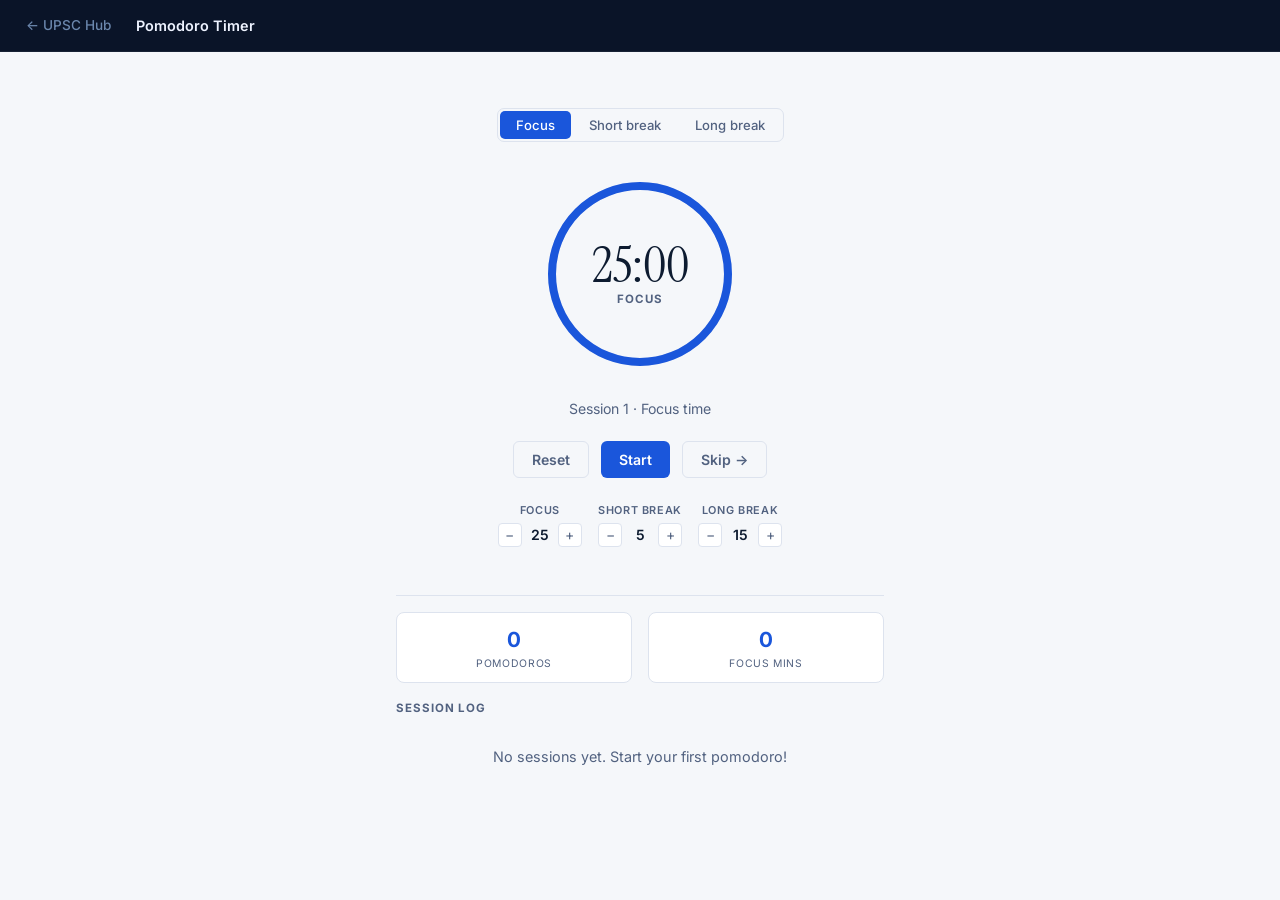
<file: tools/pomodoro.html>
<!doctype html>
<html lang="en">
<head>
<title>Pomodoro – UPSC Hub</title>
<meta charset="utf-8">
<meta name="viewport" content="width=device-width,initial-scale=1">
<meta name="theme-color" content="#0A1428">
<link rel="manifest" href="../manifest.json">
<link rel="preconnect" href="https://fonts.googleapis.com">
<link rel="stylesheet" href="https://fonts.googleapis.com/css2?family=Instrument+Serif:ital@0;1&family=Inter:wght@400;500;600;700&display=swap">
<link rel="stylesheet" href="style.css">
<style>
.page{max-width:520px;margin:0 auto;padding:1.5rem 1rem}
.pomo-wrap{text-align:center;padding:2rem 1rem 1.5rem}
.mode-tabs{display:inline-flex;gap:2px;background:var(--bg);border:1px solid var(--border);border-radius:7px;padding:2px;margin-bottom:2rem}
.mode-tab{padding:6px 16px;border:none;background:none;cursor:pointer;font-size:.82rem;font-weight:500;border-radius:5px;color:var(--fg-muted);font-family:inherit;transition:all .15s}
.mode-tab.active{background:var(--accent);color:#fff}
.ring-wrap{position:relative;width:200px;height:200px;margin:0 auto 1.5rem}
.ring-svg{width:200px;height:200px;transform:rotate(-90deg)}
.ring-track{fill:none;stroke:var(--border);stroke-width:8}
.ring-fill{fill:none;stroke:var(--accent);stroke-width:8;stroke-linecap:round;transition:stroke-dashoffset .9s linear,stroke .3s}
.ring-fill.break{stroke:var(--gold)}
.ring-time{position:absolute;top:50%;left:50%;transform:translate(-50%,-50%);text-align:center}
.ring-clock{font-family:'Instrument Serif',serif;font-size:3.2rem;line-height:1;font-variant-numeric:tabular-nums;color:var(--fg)}
.ring-label{font-size:.72rem;font-weight:700;letter-spacing:.1em;text-transform:uppercase;color:var(--fg-muted)}
.session-label{font-size:.88rem;color:var(--fg-muted);margin-bottom:1.25rem;min-height:1.4em}
.controls{display:flex;gap:.75rem;justify-content:center;margin-bottom:1.5rem}
.settings-row{display:flex;gap:1rem;justify-content:center;flex-wrap:wrap;margin-bottom:1.5rem}
.setting-item{display:flex;flex-direction:column;align-items:center;gap:4px}
.setting-label{font-size:.68rem;font-weight:600;text-transform:uppercase;letter-spacing:.06em;color:var(--fg-muted)}
.setting-val{display:flex;align-items:center;gap:6px}
.setting-val span{font-size:.88rem;font-weight:600;color:var(--fg);min-width:24px;text-align:center}
.adj-btn{width:24px;height:24px;border:1px solid var(--border);border-radius:4px;background:var(--bg-card);cursor:pointer;font-size:.88rem;line-height:1;color:var(--fg-muted);display:flex;align-items:center;justify-content:center;font-family:inherit}
.adj-btn:hover{border-color:var(--accent);color:var(--accent)}
/* Session log */
.log-section{border-top:1px solid var(--border);padding-top:1rem}
.log-title{font-size:.72rem;font-weight:700;text-transform:uppercase;letter-spacing:.08em;color:var(--fg-muted);margin-bottom:.75rem}
.log-entry{display:flex;gap:.5rem;align-items:center;padding:.4rem .6rem;border-radius:6px;font-size:.8rem;margin-bottom:3px;background:var(--bg-card);border:1px solid var(--border)}
.log-dot{width:8px;height:8px;border-radius:50%;flex-shrink:0}
.log-dot.focus{background:var(--accent)}
.log-dot.break{background:var(--gold)}
.log-time{font-size:.7rem;color:var(--fg-muted);margin-left:auto}
.stats-row{display:flex;gap:1rem;margin-bottom:1rem;flex-wrap:wrap}
.stat-box{flex:1;min-width:80px;background:var(--bg-card);border:1px solid var(--border);border-radius:8px;padding:.6rem .75rem;text-align:center}
.stat-num{font-size:1.3rem;font-weight:700;color:var(--accent)}
.stat-lbl{font-size:.65rem;text-transform:uppercase;letter-spacing:.06em;color:var(--fg-muted)}
</style>
</head>
<body>
<nav class="nav">
  <a href="../index.html" class="nav-back">← UPSC Hub</a>
  <span class="nav-title">Pomodoro Timer</span>
</nav>

<div class="page">
  <div class="pomo-wrap">
    <div class="mode-tabs">
      <button class="mode-tab active" id="tab-focus" onclick="setMode('focus')">Focus</button>
      <button class="mode-tab" id="tab-short" onclick="setMode('short')">Short break</button>
      <button class="mode-tab" id="tab-long" onclick="setMode('long')">Long break</button>
    </div>

    <div class="ring-wrap">
      <svg class="ring-svg" viewBox="0 0 200 200">
        <circle class="ring-track" cx="100" cy="100" r="88"/>
        <circle class="ring-fill" id="ring" cx="100" cy="100" r="88"
          stroke-dasharray="552.9" stroke-dashoffset="0"/>
      </svg>
      <div class="ring-time">
        <div class="ring-clock" id="clock">25:00</div>
        <div class="ring-label" id="ring-label">Focus</div>
      </div>
    </div>

    <div class="session-label" id="session-label">Session 1 · Focus time</div>

    <div class="controls">
      <button class="btn btn-ghost" onclick="resetTimer()">Reset</button>
      <button class="btn btn-primary" id="main-btn" onclick="toggleTimer()">Start</button>
      <button class="btn btn-ghost" onclick="skipToNext()">Skip →</button>
    </div>

    <div class="settings-row">
      <div class="setting-item">
        <div class="setting-label">Focus</div>
        <div class="setting-val">
          <button class="adj-btn" onclick="adjust('focus',-5)">−</button>
          <span id="v-focus">25</span>
          <button class="adj-btn" onclick="adjust('focus',5)">+</button>
        </div>
      </div>
      <div class="setting-item">
        <div class="setting-label">Short break</div>
        <div class="setting-val">
          <button class="adj-btn" onclick="adjust('short',-1)">−</button>
          <span id="v-short">5</span>
          <button class="adj-btn" onclick="adjust('short',1)">+</button>
        </div>
      </div>
      <div class="setting-item">
        <div class="setting-label">Long break</div>
        <div class="setting-val">
          <button class="adj-btn" onclick="adjust('long',-5)">−</button>
          <span id="v-long">15</span>
          <button class="adj-btn" onclick="adjust('long',5)">+</button>
        </div>
      </div>
    </div>
  </div>

  <div class="log-section">
    <div class="stats-row" id="stats"></div>
    <div class="log-title">Session log</div>
    <div id="log-list"></div>
  </div>
</div>

<script>
const CIRC = 2 * Math.PI * 88;
let settings = { focus: 25, short: 5, long: 15 };
let mode = 'focus';
let running = false, timer = null;
let totalSecs = 0, remaining = 0;
let sessionNum = 1, pomosThisSet = 0;
let log = [];

const MODES = { focus: 'Focus', short: 'Short break', long: 'Long break' };

function secs(mode) { return settings[mode] * 60; }

function setMode(m) {
  mode = m;
  ['focus','short','long'].forEach(k => document.getElementById('tab-'+k).className = 'mode-tab' + (k===m?' active':''));
  resetTimer();
}

function resetTimer() {
  clearInterval(timer); running = false;
  totalSecs = secs(mode);
  remaining = totalSecs;
  document.getElementById('main-btn').textContent = 'Start';
  updateRing();
  updateClock();
}

function toggleTimer() {
  if (running) {
    clearInterval(timer); running = false;
    document.getElementById('main-btn').textContent = 'Resume';
  } else {
    running = true;
    document.getElementById('main-btn').textContent = 'Pause';
    timer = setInterval(tick, 1000);
  }
}

function tick() {
  remaining--;
  updateRing();
  updateClock();
  if (remaining <= 0) {
    clearInterval(timer); running = false;
    finishSession();
  }
}

function finishSession() {
  beep();
  log.unshift({ mode, label: MODES[mode], mins: settings[mode], time: new Date().toLocaleTimeString([], {hour:'2-digit',minute:'2-digit'}) });
  if (mode === 'focus') pomosThisSet++;
  renderLog();
  autoAdvance();
}

function autoAdvance() {
  if (mode === 'focus') {
    sessionNum++;
    setMode(pomosThisSet % 4 === 0 ? 'long' : 'short');
  } else {
    setMode('focus');
  }
  updateSessionLabel();
}

function skipToNext() {
  clearInterval(timer); running = false;
  if (mode === 'focus') {
    sessionNum++;
    setMode(pomosThisSet % 4 === 0 ? 'long' : 'short');
  } else {
    setMode('focus');
  }
}

function updateRing() {
  const frac = remaining / totalSecs;
  const offset = CIRC * (1 - frac);
  const ring = document.getElementById('ring');
  ring.style.strokeDashoffset = offset;
  ring.className = 'ring-fill' + (mode !== 'focus' ? ' break' : '');
}

function updateClock() {
  const m = Math.floor(remaining/60), s = remaining%60;
  document.getElementById('clock').textContent = `${String(m).padStart(2,'0')}:${String(s).padStart(2,'0')}`;
  document.getElementById('ring-label').textContent = MODES[mode];
  updateSessionLabel();
}

function updateSessionLabel() {
  document.getElementById('session-label').textContent =
    mode === 'focus'
      ? `Session ${sessionNum} · Focus time`
      : `Session ${sessionNum-1} done · ${MODES[mode]}`;
}

function renderLog() {
  const focusCount = log.filter(l => l.mode === 'focus').length;
  const focusMins = log.filter(l => l.mode === 'focus').reduce((s,l) => s+l.mins, 0);
  document.getElementById('stats').innerHTML = `
    <div class="stat-box"><div class="stat-num">${focusCount}</div><div class="stat-lbl">Pomodoros</div></div>
    <div class="stat-box"><div class="stat-num">${focusMins}</div><div class="stat-lbl">Focus mins</div></div>`;

  document.getElementById('log-list').innerHTML = log.slice(0,10).map(l => `
    <div class="log-entry">
      <div class="log-dot ${l.mode==='focus'?'focus':'break'}"></div>
      <span>${l.label} · ${l.mins} min</span>
      <span class="log-time">${l.time}</span>
    </div>`).join('') || '<div class="empty" style="padding:1rem">No sessions yet. Start your first pomodoro!</div>';
}

function adjust(key, delta) {
  const min = key === 'focus' ? 5 : 1, max = key === 'long' ? 60 : key === 'focus' ? 60 : 15;
  settings[key] = Math.max(min, Math.min(max, settings[key] + delta));
  document.getElementById('v-'+key).textContent = settings[key];
  if (key === mode) resetTimer();
}

let audioCtx;
function beep() {
  try {
    if (!audioCtx) audioCtx = new (window.AudioContext||window.webkitAudioContext)();
    [0, 300].forEach(delay => {
      const o = audioCtx.createOscillator(), g = audioCtx.createGain();
      o.connect(g); g.connect(audioCtx.destination);
      o.frequency.value = mode === 'focus' ? 660 : 440;
      const t = audioCtx.currentTime + delay/1000;
      g.gain.setValueAtTime(.3, t);
      g.gain.exponentialRampToValueAtTime(.001, t + .4);
      o.start(t); o.stop(t + .4);
    });
  } catch(e) {}
}

resetTimer();
renderLog();
</script>
</body>
</html>
</file>
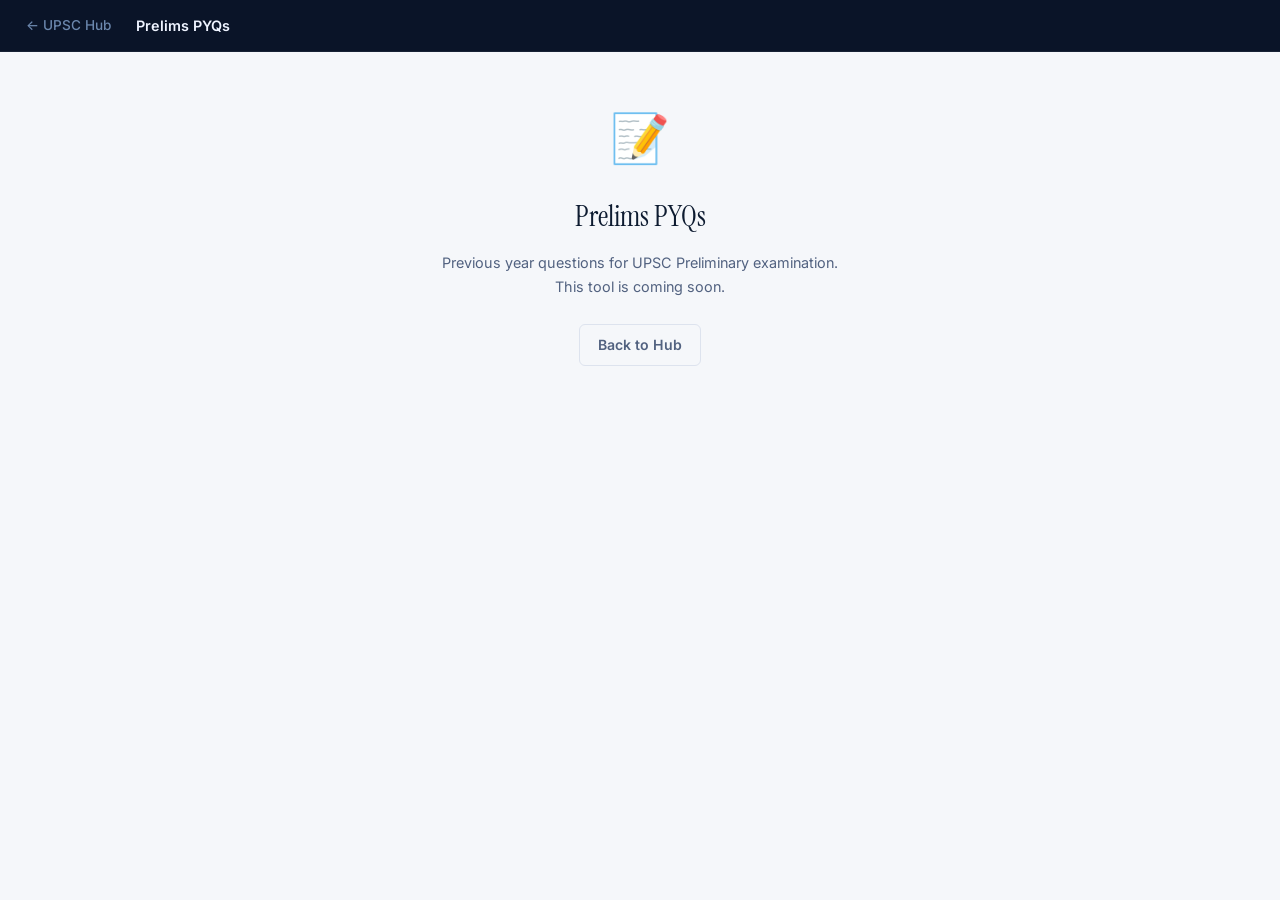
<file: tools/pre-pyqs.html>
<!doctype html>
<html lang="en">
<head>
<title>Prelims PYQs – UPSC Hub</title>
<meta charset="utf-8">
<meta name="viewport" content="width=device-width,initial-scale=1">
<meta name="theme-color" content="#0A1428">
<link rel="manifest" href="../manifest.json">
<link rel="preconnect" href="https://fonts.googleapis.com">
<link rel="stylesheet" href="https://fonts.googleapis.com/css2?family=Instrument+Serif:ital@0;1&family=Inter:wght@400;500;600;700&display=swap">
<link rel="stylesheet" href="style.css">
<style>
.page{max-width:600px;margin:0 auto;padding:3rem 1.5rem;text-align:center}
.icon{font-size:3rem;margin-bottom:1rem}
h2{font-family:'Instrument Serif',serif;font-size:1.8rem;font-weight:400;margin:0 0 .75rem}
p{color:var(--fg-muted);font-size:.9rem;line-height:1.7;margin:0 0 1.5rem}
</style>
</head>
<body>
<nav class="nav">
  <a href="../index.html" class="nav-back">← UPSC Hub</a>
  <span class="nav-title">Prelims PYQs</span>
</nav>
<div class="page">
  <div class="icon">📝</div>
  <h2>Prelims PYQs</h2>
  <p>Previous year questions for UPSC Preliminary examination.<br>This tool is coming soon.</p>
  <a href="../index.html" class="btn btn-ghost">Back to Hub</a>
</div>
</body>
</html>
</file>
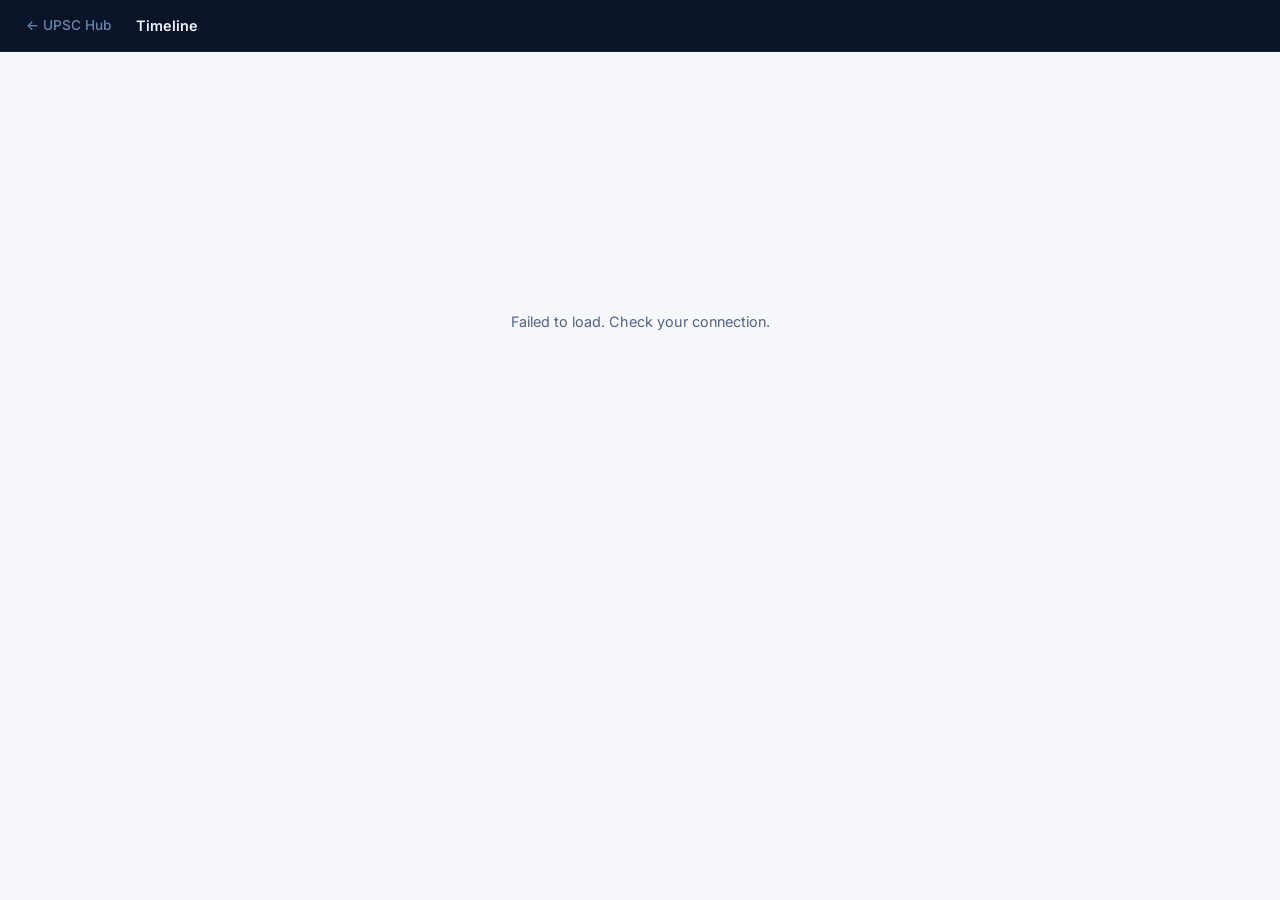
<file: tools/timeline.html>
<!doctype html>
<html lang="en">
<head>
<title>Timeline – UPSC Hub</title>
<meta charset="utf-8">
<meta name="viewport" content="width=device-width,initial-scale=1">
<meta name="theme-color" content="#0A1428">
<link rel="manifest" href="../manifest.json">
<link rel="preconnect" href="https://fonts.googleapis.com">
<link rel="stylesheet" href="https://fonts.googleapis.com/css2?family=Inter:wght@400;500;600;700&display=swap">
<link rel="stylesheet" href="style.css">
<style>
.toolbar{padding:.75rem 1rem;display:flex;flex-wrap:wrap;gap:.5rem;align-items:center;border-bottom:1px solid var(--border);background:var(--bg-card);position:sticky;top:52px;z-index:50}
.tabs{display:flex;gap:2px;background:var(--bg);border:1px solid var(--border);border-radius:7px;padding:2px}
.tab{padding:5px 14px;border:none;background:none;cursor:pointer;font-size:.82rem;font-weight:500;border-radius:5px;color:var(--fg-muted);font-family:inherit}
.tab.active{background:var(--accent);color:#fff}
.search-wrap{flex:1;min-width:140px}
.list{max-width:800px;margin:0 auto;padding:1.25rem 1rem}
.event-card{background:var(--bg-card);border:1px solid var(--border);border-radius:10px;overflow:hidden;margin-bottom:.75rem;display:grid;grid-template-columns:auto 1fr;transition:box-shadow .15s}
.event-card:hover{box-shadow:0 2px 12px rgba(0,0,0,.08)}
.event-img{width:80px;height:80px;object-fit:cover;flex-shrink:0}
@media(max-width:480px){.event-card{grid-template-columns:1fr}}
.event-no-img{width:80px;background:var(--accent-bg);display:flex;align-items:center;justify-content:center;font-size:1.4rem;color:var(--accent)}
.event-body{padding:.75rem 1rem}
.event-when{font-size:.7rem;font-weight:700;letter-spacing:.06em;color:var(--accent);margin-bottom:.2rem;text-transform:uppercase}
.event-title{font-size:.92rem;font-weight:600;margin-bottom:.3rem;color:var(--fg)}
.event-text{font-size:.8rem;color:var(--fg-muted);line-height:1.5}
.event-group{display:inline-block;margin-top:.4rem;font-size:.62rem;font-weight:600;padding:1px 7px;border-radius:100px;background:var(--gold-bg);color:var(--gold)}
.count-line{font-size:.75rem;color:var(--fg-muted);margin-bottom:.75rem;padding:0 .25rem}
</style>
</head>
<body>
<nav class="nav">
  <a href="../index.html" class="nav-back">← UPSC Hub</a>
  <span class="nav-title">Timeline</span>
</nav>

<div id="loading" class="loading"><div class="spinner"></div><span>Loading Timeline…</span></div>

<div id="app" hidden>
  <div class="toolbar">
    <div class="tabs">
      <button class="tab active" data-era="modern" onclick="switchEra('modern',this)">Modern</button>
      <button class="tab" data-era="ancient" onclick="switchEra('ancient',this)">Ancient</button>
      <button class="tab" data-era="early" onclick="switchEra('early',this)">Early</button>
    </div>
    <div class="search-wrap"><input class="search" id="q" placeholder="Search events…" autocomplete="off"></div>
    <select id="grp"><option value="">All groups</option></select>
  </div>
  <div class="list">
    <div class="count-line" id="count"></div>
    <div id="events"></div>
  </div>
</div>

<script>
let D = null, era = 'modern';

async function init() {
  try {
    const r = await fetch('https://upsckata.com/data/timeline.json');
    D = await r.json();
    document.getElementById('loading').hidden = true;
    document.getElementById('app').hidden = false;
    populateGroups();
    render();
  } catch(e) {
    document.getElementById('loading').innerHTML = '<div class="empty">Failed to load. Check your connection.</div>';
  }
}

function getEvents() {
  const section = era === 'early' ? D.early : D[era] || {};
  return section.events || [];
}

function getGroups() {
  const section = era === 'early' ? D.early : D[era] || {};
  return (section.groups || []).map(g => Array.isArray(g) ? g[0] : g);
}

function populateGroups() {
  const sel = document.getElementById('grp');
  sel.innerHTML = '<option value="">All groups</option>';
  for (const g of getGroups()) {
    const o = document.createElement('option');
    o.value = g; o.textContent = g;
    sel.appendChild(o);
  }
}

function render() {
  const q = document.getElementById('q').value.toLowerCase();
  const grp = document.getElementById('grp').value;
  let evs = getEvents();
  if (q) evs = evs.filter(e => (e.title||'').toLowerCase().includes(q) || (e.text||'').toLowerCase().includes(q) || (e.when||'').includes(q));
  if (grp) evs = evs.filter(e => e.group === grp);

  document.getElementById('count').textContent = `${evs.length} event${evs.length!==1?'s':''}`;

  const el = document.getElementById('events');
  if (!evs.length) { el.innerHTML = '<div class="empty">No events match.</div>'; return; }
  el.innerHTML = evs.map(e => `
    <div class="event-card">
      ${e.bg ? `<img class="event-img" src="${e.bg}" alt="" loading="lazy" onerror="this.style.display='none'">` : `<div class="event-no-img">📅</div>`}
      <div class="event-body">
        <div class="event-when">${e.when||e.y||''}</div>
        <div class="event-title">${esc(e.title||'')}</div>
        ${e.text ? `<div class="event-text">${esc(e.text)}</div>` : ''}
        ${e.group ? `<span class="event-group">${esc(e.group)}</span>` : ''}
      </div>
    </div>`).join('');
}

function switchEra(e, btn) {
  era = e;
  document.querySelectorAll('.tab').forEach(t => t.classList.remove('active'));
  btn.classList.add('active');
  populateGroups();
  document.getElementById('grp').value = '';
  document.getElementById('q').value = '';
  render();
}

function esc(s) { return String(s||'').replace(/&/g,'&amp;').replace(/</g,'&lt;').replace(/>/g,'&gt;'); }

document.getElementById('q').addEventListener('input', render);
document.getElementById('grp').addEventListener('change', render);

init();
</script>
</body>
</html>
</file>
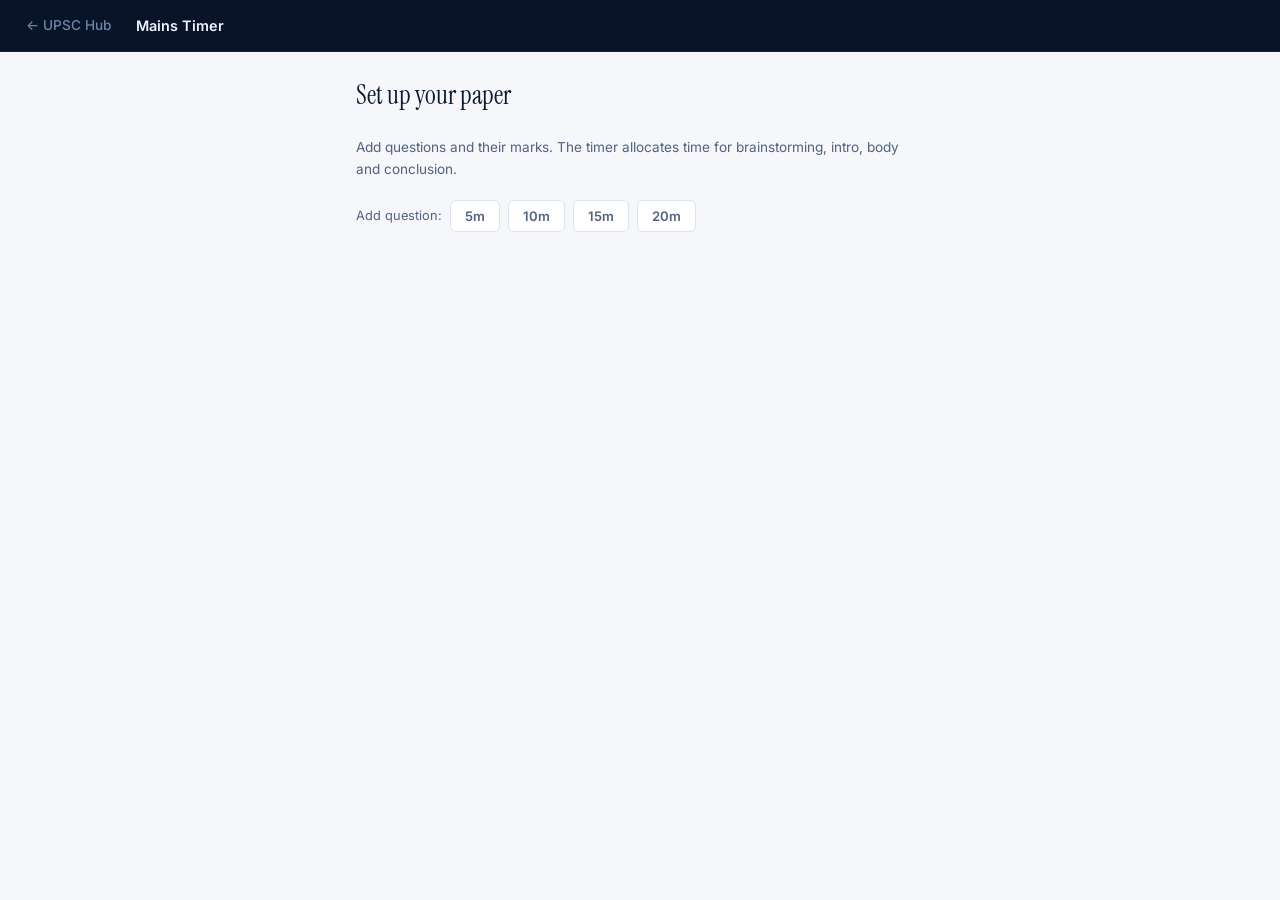
<file: tools/timer.html>
<!doctype html>
<html lang="en">
<head>
<title>Mains Timer – UPSC Hub</title>
<meta charset="utf-8">
<meta name="viewport" content="width=device-width,initial-scale=1">
<meta name="theme-color" content="#0A1428">
<link rel="manifest" href="../manifest.json">
<link rel="preconnect" href="https://fonts.googleapis.com">
<link rel="stylesheet" href="https://fonts.googleapis.com/css2?family=Instrument+Serif:ital@0;1&family=Inter:wght@400;500;600;700&display=swap">
<link rel="stylesheet" href="style.css">
<style>
.page{max-width:600px;margin:0 auto;padding:1.5rem 1rem}
h2{font-family:'Instrument Serif',serif;font-size:1.6rem;font-weight:400;margin:0 0 1.25rem}
.setup-info{font-size:.85rem;color:var(--fg-muted);margin-bottom:1.25rem}
.q-row{display:flex;gap:.5rem;align-items:center;margin-bottom:.5rem;background:var(--bg-card);border:1px solid var(--border);border-radius:8px;padding:.6rem .75rem}
.q-num{font-size:.72rem;font-weight:700;color:var(--accent);min-width:28px}
.q-marks-select{flex:1}
.q-remove{background:none;border:none;cursor:pointer;color:var(--fg-muted);font-size:1rem;padding:2px 4px;border-radius:4px;line-height:1}
.q-remove:hover{color:#e44}
.add-row{display:flex;gap:.5rem;flex-wrap:wrap;margin-bottom:1.25rem}
.marks-btn{padding:7px 14px;border:1px solid var(--border);border-radius:6px;cursor:pointer;font-size:.82rem;font-weight:600;background:var(--bg-card);color:var(--fg-muted);font-family:inherit}
.marks-btn:hover{border-color:var(--accent);color:var(--accent)}
/* Running timer */
.running{text-align:center;padding:2rem 1rem}
.r-q-label{font-size:.72rem;font-weight:700;letter-spacing:.1em;text-transform:uppercase;color:var(--fg-muted);margin-bottom:.5rem}
.r-stage{font-size:.85rem;font-weight:600;color:var(--accent);margin-bottom:.5rem;text-transform:uppercase;letter-spacing:.06em}
.r-clock{font-family:'Instrument Serif',serif;font-size:5rem;line-height:1;color:var(--fg);margin-bottom:.5rem;font-variant-numeric:tabular-nums}
.r-clock.warning{color:#e44;animation:pulse 1s ease infinite}
@keyframes pulse{0%,100%{opacity:1}50%{opacity:.5}}
.r-progress{display:flex;gap:4px;justify-content:center;flex-wrap:wrap;margin-bottom:1.5rem}
.r-seg{height:6px;border-radius:3px;flex:1;min-width:16px;max-width:50px;background:var(--border);transition:background .3s}
.r-seg.done{background:var(--accent)}
.r-seg.active{background:var(--gold)}
.r-qs{display:flex;gap:4px;justify-content:center;flex-wrap:wrap;margin-bottom:1.5rem}
.r-q-dot{width:24px;height:24px;border-radius:50%;border:2px solid var(--border);background:var(--bg-card);font-size:.7rem;font-weight:700;display:flex;align-items:center;justify-content:center;color:var(--fg-muted);cursor:pointer}
.r-q-dot.done{background:var(--accent);border-color:var(--accent);color:#fff}
.r-q-dot.active{background:var(--gold);border-color:var(--gold);color:#fff}
.controls{display:flex;gap:.75rem;justify-content:center}
.stages-list{display:flex;gap:.5rem;justify-content:center;flex-wrap:wrap;margin-bottom:1.5rem}
.stage-pill{padding:3px 10px;border-radius:100px;font-size:.72rem;font-weight:600;background:var(--border);color:var(--fg-muted)}
.stage-pill.done{background:var(--accent-bg);color:var(--accent)}
.stage-pill.active{background:var(--gold-bg);color:var(--gold)}
.r-next{font-size:.8rem;color:var(--fg-muted);margin-top:1rem}
</style>
</head>
<body>
<nav class="nav">
  <a href="../index.html" class="nav-back">← UPSC Hub</a>
  <span class="nav-title">Mains Timer</span>
</nav>

<div class="page" id="setup">
  <h2>Set up your paper</h2>
  <p class="setup-info">Add questions and their marks. The timer allocates time for brainstorming, intro, body and conclusion.</p>
  <div id="q-list"></div>
  <div class="add-row">
    <span style="font-size:.8rem;color:var(--fg-muted);align-self:center">Add question:</span>
    <button class="marks-btn" onclick="addQ(5)">5m</button>
    <button class="marks-btn" onclick="addQ(10)">10m</button>
    <button class="marks-btn" onclick="addQ(15)">15m</button>
    <button class="marks-btn" onclick="addQ(20)">20m</button>
  </div>
  <div style="display:flex;gap:.75rem;flex-wrap:wrap;align-items:center;margin-top:1rem">
    <button class="btn btn-primary" id="start-btn" onclick="start()" style="display:none">Start timer →</button>
    <span id="total-time" style="font-size:.85rem;color:var(--fg-muted)"></span>
  </div>
</div>

<div class="page" id="running" hidden>
  <div class="running">
    <div class="r-qs" id="r-qs"></div>
    <div class="r-q-label" id="r-q-label"></div>
    <div class="stages-list" id="stages-list"></div>
    <div class="r-stage" id="r-stage"></div>
    <div class="r-clock" id="r-clock">00:00</div>
    <div class="r-progress" id="r-progress"></div>
    <div class="controls">
      <button class="btn btn-ghost" id="skip-btn" onclick="skipStage()">Skip stage</button>
      <button class="btn btn-primary" id="pause-btn" onclick="togglePause()">Pause</button>
      <button class="btn btn-ghost" onclick="reset()">Reset</button>
    </div>
    <div class="r-next" id="r-next"></div>
  </div>
</div>

<script>
const STAGES = {
  5:  [{n:'Brainstorm',s:60},{n:'Intro',s:40},{n:'Body',s:120},{n:'Conclusion',s:40}],
  10: [{n:'Brainstorm',s:60},{n:'Intro',s:60},{n:'Body',s:270},{n:'Conclusion',s:60}],
  15: [{n:'Brainstorm',s:70},{n:'Intro',s:70},{n:'Body',s:440},{n:'Conclusion',s:70}],
  20: [{n:'Brainstorm',s:80},{n:'Intro',s:90},{n:'Body',s:600},{n:'Conclusion',s:90}],
};

let qs = [];
let timer = null, paused = false;
let curQ = 0, curStage = 0, remaining = 0;
let started = false;

function addQ(marks) {
  qs.push(marks);
  renderSetup();
}

function removeQ(i) {
  qs.splice(i, 1);
  renderSetup();
}

function renderSetup() {
  const list = document.getElementById('q-list');
  list.innerHTML = qs.map((m, i) => `
    <div class="q-row">
      <span class="q-num">Q${i+1}</span>
      <span style="font-size:.85rem;font-weight:600;color:var(--fg)">${m} marks</span>
      <span style="font-size:.78rem;color:var(--fg-muted);flex:1;padding-left:.5rem">${fmtSecs(totalForQ(m))}</span>
      <button class="q-remove" onclick="removeQ(${i})">✕</button>
    </div>`).join('');

  const total = qs.reduce((s, m) => s + totalForQ(m), 0);
  document.getElementById('total-time').textContent = qs.length ? `Total: ${fmtSecs(total)} for ${qs.length} question${qs.length>1?'s':''}` : '';
  document.getElementById('start-btn').style.display = qs.length ? '' : 'none';
}

function totalForQ(marks) {
  return (STAGES[marks] || STAGES[10]).reduce((s, st) => s + st.s, 0);
}

function fmtSecs(s) {
  const m = Math.floor(s/60), sec = s%60;
  return `${m}:${String(sec).padStart(2,'0')}`;
}

function start() {
  if (!qs.length) return;
  curQ = 0; curStage = 0; paused = false; started = true;
  document.getElementById('setup').hidden = true;
  document.getElementById('running').hidden = false;
  loadStage();
}

function loadStage() {
  if (curQ >= qs.length) { done(); return; }
  const marks = qs[curQ];
  const stages = STAGES[marks] || STAGES[10];
  if (curStage >= stages.length) {
    curQ++; curStage = 0;
    loadStage(); return;
  }
  remaining = stages[curStage].s;
  updateDisplay();
  clearInterval(timer);
  timer = setInterval(tick, 1000);
}

function tick() {
  if (paused) return;
  remaining--;
  updateDisplay();
  if (remaining <= 0) {
    beep();
    clearInterval(timer);
    curStage++;
    loadStage();
  }
}

function updateDisplay() {
  const marks = qs[curQ];
  const stages = STAGES[marks] || STAGES[10];
  const st = stages[curStage];
  if (!st) return;

  document.getElementById('r-q-label').textContent = `Question ${curQ+1} of ${qs.length} · ${marks} marks`;
  document.getElementById('r-stage').textContent = st.n;
  const c = document.getElementById('r-clock');
  c.textContent = fmtSecs(remaining);
  c.className = 'r-clock' + (remaining <= 10 ? ' warning' : '');

  // Q dots
  document.getElementById('r-qs').innerHTML = qs.map((m, i) =>
    `<div class="r-q-dot ${i < curQ ? 'done' : i === curQ ? 'active' : ''}">${i+1}</div>`).join('');

  // Stages pills
  document.getElementById('stages-list').innerHTML = stages.map((s, i) =>
    `<span class="stage-pill ${i < curStage ? 'done' : i === curStage ? 'active' : ''}">${s.n}</span>`).join('');

  // Progress segments for current question
  document.getElementById('r-progress').innerHTML = stages.map((s, i) =>
    `<div class="r-seg ${i < curStage ? 'done' : i === curStage ? 'active' : ''}" style="flex:${s.s}"></div>`).join('');

  // Next info
  const nextStage = stages[curStage+1];
  const nextQ = !nextStage && curQ+1 < qs.length;
  if (nextStage) document.getElementById('r-next').textContent = `Next: ${nextStage.n} (${fmtSecs(nextStage.s)})`;
  else if (nextQ) document.getElementById('r-next').textContent = `Next: Question ${curQ+2} of ${qs.length}`;
  else document.getElementById('r-next').textContent = '';
}

function skipStage() {
  clearInterval(timer);
  beep();
  curStage++;
  loadStage();
}

function togglePause() {
  paused = !paused;
  document.getElementById('pause-btn').textContent = paused ? 'Resume' : 'Pause';
}

function reset() {
  clearInterval(timer);
  document.getElementById('running').hidden = true;
  document.getElementById('setup').hidden = false;
  paused = false; started = false;
}

function done() {
  clearInterval(timer);
  document.getElementById('r-clock').textContent = '✓';
  document.getElementById('r-stage').textContent = 'Paper complete!';
  document.getElementById('r-q-label').textContent = `All ${qs.length} questions done`;
  document.getElementById('r-progress').innerHTML = '';
  document.getElementById('r-next').textContent = '';
  document.getElementById('skip-btn').disabled = true;
  document.getElementById('pause-btn').disabled = true;
  beep(); setTimeout(beep, 400); setTimeout(beep, 800);
}

let audioCtx;
function beep() {
  try {
    if (!audioCtx) audioCtx = new (window.AudioContext||window.webkitAudioContext)();
    const o = audioCtx.createOscillator();
    const g = audioCtx.createGain();
    o.connect(g); g.connect(audioCtx.destination);
    o.frequency.value = 880;
    g.gain.setValueAtTime(.3, audioCtx.currentTime);
    g.gain.exponentialRampToValueAtTime(.001, audioCtx.currentTime + .4);
    o.start(); o.stop(audioCtx.currentTime + .4);
  } catch(e) {}
}

renderSetup();
</script>
</body>
</html>
</file>
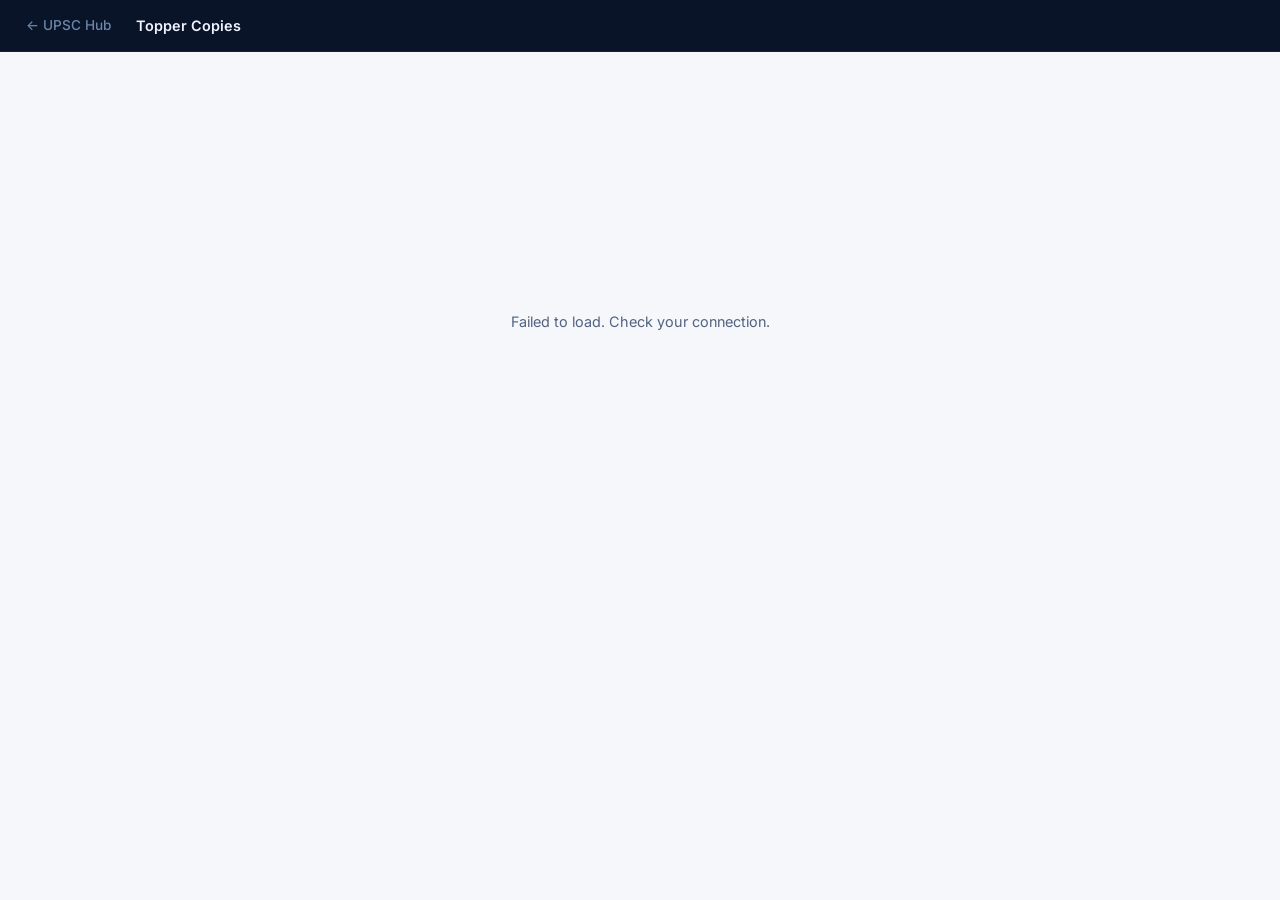
<file: tools/topper-copies.html>
<!doctype html>
<html lang="en">
<head>
<title>Topper Copies – UPSC Hub</title>
<meta charset="utf-8">
<meta name="viewport" content="width=device-width,initial-scale=1">
<meta name="theme-color" content="#0A1428">
<link rel="manifest" href="../manifest.json">
<link rel="preconnect" href="https://fonts.googleapis.com">
<link rel="stylesheet" href="https://fonts.googleapis.com/css2?family=Inter:wght@400;500;600;700&display=swap">
<link rel="stylesheet" href="style.css">
<style>
.toolbar{padding:.75rem 1rem;display:flex;flex-wrap:wrap;gap:.5rem;align-items:center;border-bottom:1px solid var(--border);background:var(--bg-card);position:sticky;top:52px;z-index:50}
.search-wrap{flex:1;min-width:140px}
.list{max-width:960px;margin:0 auto;padding:1rem}
.tc-card{background:var(--bg-card);border:1px solid var(--border);border-radius:10px;padding:.85rem 1rem;margin-bottom:.5rem;display:flex;gap:.75rem;align-items:flex-start;transition:border-color .15s}
.tc-card:hover{border-color:var(--accent)}
.tc-paper-badge{flex-shrink:0;font-size:.65rem;font-weight:700;padding:3px 8px;border-radius:4px;text-transform:uppercase;letter-spacing:.04em;min-width:48px;text-align:center}
.paper-Essay{background:#EEF2FF;color:#3B5BDB}
.paper-GS1{background:#FFF3BF;color:#966A00}
.paper-GS2{background:#E9FAF0;color:#0F6B35}
.paper-GS3{background:#FFF0F3;color:#A61E4D}
.paper-GS4{background:#F3ECFF;color:#6741D9}
@media(prefers-color-scheme:dark){.paper-Essay{background:#1A2050;color:#748FFC}.paper-GS1{background:#2B1F00;color:#FFD43B}.paper-GS2{background:#0C2E18;color:#51CF66}.paper-GS3{background:#2B0916;color:#FA5252}.paper-GS4{background:#1A0A42;color:#CC5DE8}}
.tc-body{flex:1;min-width:0}
.tc-question{font-size:.88rem;color:var(--fg);line-height:1.5;margin-bottom:.35rem}
.tc-meta{display:flex;gap:.5rem;flex-wrap:wrap;align-items:center}
.tc-topper{font-size:.72rem;font-weight:600;color:var(--accent)}
.tc-year{font-size:.68rem;color:var(--fg-muted)}
.tc-marks{font-size:.68rem;color:var(--gold);font-weight:600}
.tc-words{font-size:.62rem;color:var(--fg-muted)}
.tc-link{flex-shrink:0;font-size:.72rem;padding:5px 10px;background:var(--accent-bg);color:var(--accent);text-decoration:none;border-radius:5px;font-weight:600;white-space:nowrap}
.tc-link:hover{background:var(--accent);color:#fff}
.count-line{font-size:.75rem;color:var(--fg-muted);margin-bottom:.75rem}
</style>
</head>
<body>
<nav class="nav">
  <a href="../index.html" class="nav-back">← UPSC Hub</a>
  <span class="nav-title">Topper Copies</span>
</nav>

<div id="loading" class="loading"><div class="spinner"></div><span>Loading answers…</span></div>

<div id="app" hidden>
  <div class="toolbar">
    <div class="search-wrap"><input class="search" id="q" placeholder="Search questions…" autocomplete="off"></div>
    <select id="paper"><option value="">All papers</option></select>
    <select id="year"><option value="">All years</option></select>
    <select id="topper"><option value="">All toppers</option></select>
  </div>
  <div class="list">
    <div class="count-line" id="count"></div>
    <div id="list"></div>
    <div id="load-more-wrap" style="text-align:center;padding:.75rem;display:none">
      <button class="btn btn-ghost" id="load-more-btn" onclick="loadMore()">Load more</button>
    </div>
  </div>
</div>

<script>
let all = [], filtered = [], shown = 0;
const PAGE = 50;

async function init() {
  try {
    const r = await fetch('https://upsckata.com/data/bank.json');
    const D = await r.json();
    all = D.questions || [];

    const papers  = [...new Set(all.map(q=>q.paper).filter(Boolean))].sort();
    const years   = [...new Set(all.map(q=>q.year).filter(Boolean))].sort((a,b)=>b-a);
    const toppers = [...new Set(all.map(q=>q.topper).filter(Boolean))].sort();

    function fill(id, items) {
      const el = document.getElementById(id);
      items.forEach(v => { const o=document.createElement('option'); o.value=o.textContent=v; el.appendChild(o); });
    }
    fill('paper', papers); fill('year', years); fill('topper', toppers);

    document.getElementById('loading').hidden = true;
    document.getElementById('app').hidden = false;
    render();
  } catch(e) {
    document.getElementById('loading').innerHTML = '<div class="empty">Failed to load. Check your connection.</div>';
  }
}

function render() {
  const q = document.getElementById('q').value.toLowerCase();
  const paper  = document.getElementById('paper').value;
  const year   = document.getElementById('year').value;
  const topper = document.getElementById('topper').value;

  filtered = all;
  if (q)      filtered = filtered.filter(a => (a.text||'').toLowerCase().includes(q) || (a.topper||'').toLowerCase().includes(q));
  if (paper)  filtered = filtered.filter(a => a.paper === paper);
  if (year)   filtered = filtered.filter(a => String(a.year) === year);
  if (topper) filtered = filtered.filter(a => a.topper === topper);

  document.getElementById('count').textContent = `${filtered.length.toLocaleString()} answer${filtered.length!==1?'s':''}`;
  shown = 0;
  document.getElementById('list').innerHTML = '';
  loadMore();
}

function loadMore() {
  const batch = filtered.slice(shown, shown + PAGE);
  shown += batch.length;
  const list = document.getElementById('list');
  list.insertAdjacentHTML('beforeend', batch.map(a => `
    <div class="tc-card">
      <div class="tc-paper-badge paper-${(a.paper||'').replace(/\s/,'')}">${esc(a.paper||'—')}</div>
      <div class="tc-body">
        <div class="tc-question">${esc(a.text||'')}</div>
        <div class="tc-meta">
          <span class="tc-topper">Rank ${a.rank||'?'} · ${esc(a.topper||'')}</span>
          <span class="tc-year">${a.year||''}</span>
          ${a.marks ? `<span class="tc-marks">${a.marks}m</span>` : ''}
          ${a.words ? `<span class="tc-words">${a.words}w</span>` : ''}
          ${a.written ? `<span class="tc-words">wrote ${a.written}w</span>` : ''}
        </div>
      </div>
      ${a.url ? `<a class="tc-link" href="${a.url}" target="_blank" rel="noopener">View PDF</a>` : ''}
    </div>`).join(''));

  const moreWrap = document.getElementById('load-more-wrap');
  moreWrap.style.display = shown < filtered.length ? '' : 'none';
  if (shown < filtered.length) {
    document.getElementById('load-more-btn').textContent = `Load more (${filtered.length - shown} remaining)`;
  }
}

function esc(s) { return String(s||'').replace(/&/g,'&amp;').replace(/</g,'&lt;').replace(/>/g,'&gt;'); }

['q','paper','year','topper'].forEach(id => {
  document.getElementById(id).addEventListener(id==='q'?'input':'change', render);
});

init();
</script>
</body>
</html>
</file>
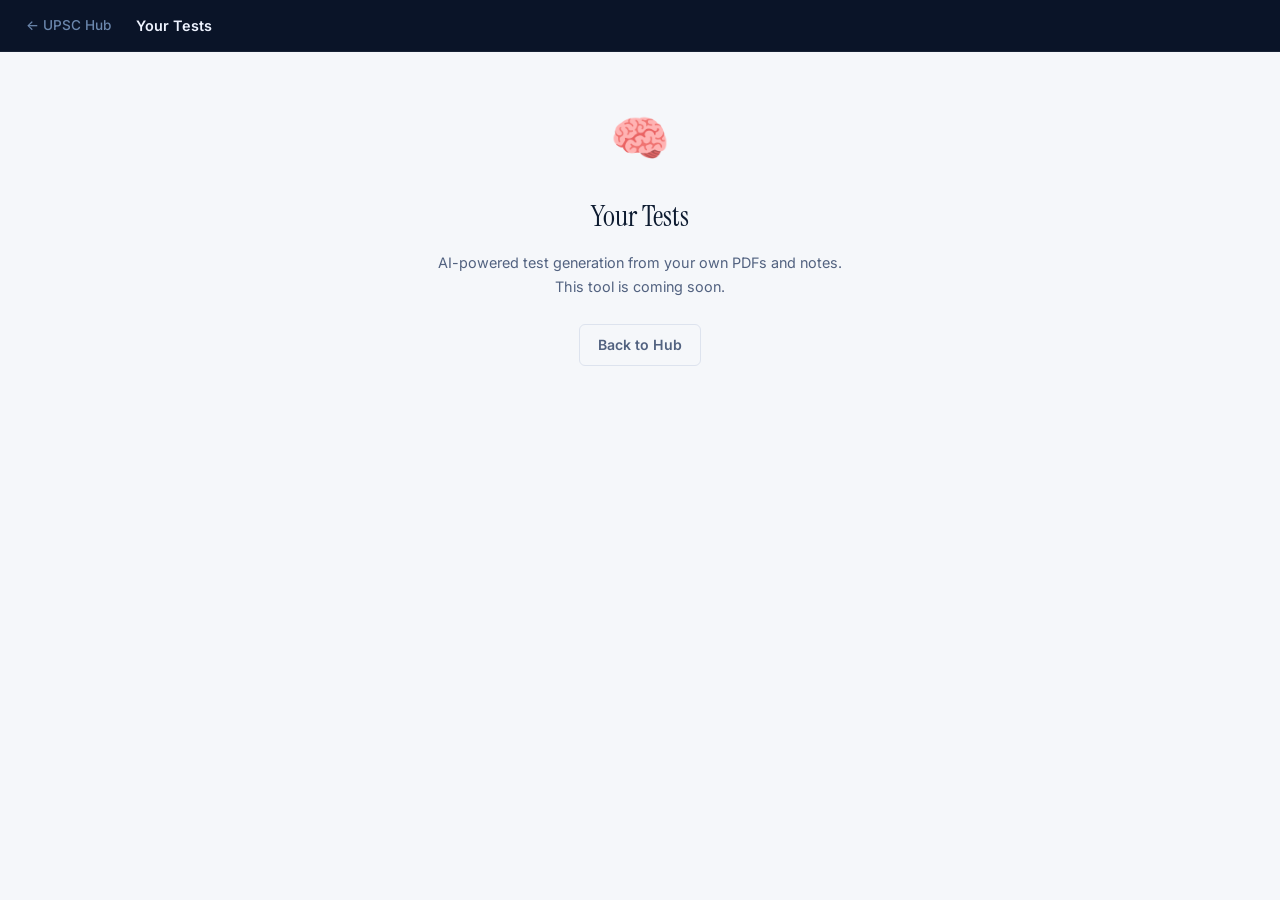
<file: tools/your-tests.html>
<!doctype html>
<html lang="en">
<head>
<title>Your Tests – UPSC Hub</title>
<meta charset="utf-8">
<meta name="viewport" content="width=device-width,initial-scale=1">
<meta name="theme-color" content="#0A1428">
<link rel="manifest" href="../manifest.json">
<link rel="preconnect" href="https://fonts.googleapis.com">
<link rel="stylesheet" href="https://fonts.googleapis.com/css2?family=Instrument+Serif:ital@0;1&family=Inter:wght@400;500;600;700&display=swap">
<link rel="stylesheet" href="style.css">
<style>
.page{max-width:600px;margin:0 auto;padding:3rem 1.5rem;text-align:center}
.icon{font-size:3rem;margin-bottom:1rem}
h2{font-family:'Instrument Serif',serif;font-size:1.8rem;font-weight:400;margin:0 0 .75rem}
p{color:var(--fg-muted);font-size:.9rem;line-height:1.7;margin:0 0 1.5rem}
</style>
</head>
<body>
<nav class="nav">
  <a href="../index.html" class="nav-back">← UPSC Hub</a>
  <span class="nav-title">Your Tests</span>
</nav>
<div class="page">
  <div class="icon">🧠</div>
  <h2>Your Tests</h2>
  <p>AI-powered test generation from your own PDFs and notes.<br>This tool is coming soon.</p>
  <a href="../index.html" class="btn btn-ghost">Back to Hub</a>
</div>
</body>
</html>
</file>
<file: tools/style.css>
:root{--bg:#F5F7FA;--bg-card:#FFFFFF;--fg:#0D1B30;--fg-muted:#526280;--accent:#1A56DB;--accent-bg:#EEF2FF;--gold:#C47300;--gold-bg:#FFF8E6;--border:#DDE3EE;--hero:#0A1428;--hero-fg:#EEF3FF;--hero-muted:#6B87AD}
@media(prefers-color-scheme:dark){:root:not([data-theme="light"]){--bg:#080E1C;--bg-card:#0E1A2E;--fg:#DDE8FF;--fg-muted:#6B87AD;--accent:#4D7EFF;--accent-bg:#0E1E42;--gold:#E09000;--gold-bg:#1A1200;--border:#172040;--hero:#060C18;--hero-fg:#EEF3FF;--hero-muted:#6B87AD;color-scheme:dark}}
:root[data-theme="dark"]{--bg:#080E1C;--bg-card:#0E1A2E;--fg:#DDE8FF;--fg-muted:#6B87AD;--accent:#4D7EFF;--accent-bg:#0E1E42;--gold:#E09000;--gold-bg:#1A1200;--border:#172040;--hero:#060C18;color-scheme:dark}
*,*::before,*::after{box-sizing:border-box}
body{margin:0;font-family:'Inter',system-ui,-apple-system,sans-serif;background:var(--bg);color:var(--fg);font-size:16px;line-height:1.6;min-height:100vh}
.nav{background:var(--hero);display:flex;align-items:center;gap:1rem;padding:0 1rem;height:52px;position:sticky;top:0;z-index:100;border-bottom:1px solid rgba(255,255,255,.06)}
.nav-back{color:var(--hero-muted);text-decoration:none;font-size:.85rem;font-weight:500;padding:.4rem .6rem;border-radius:5px;transition:color .15s}
.nav-back:hover{color:var(--hero-fg)}
.nav-title{color:var(--hero-fg);font-size:.9rem;font-weight:600;flex:1;min-width:0;overflow:hidden;text-overflow:ellipsis;white-space:nowrap}
.loading{display:flex;align-items:center;justify-content:center;min-height:60vh;color:var(--fg-muted);flex-direction:column;gap:.75rem;font-size:.9rem}
.spinner{width:28px;height:28px;border:3px solid var(--border);border-top-color:var(--accent);border-radius:50%;animation:spin .8s linear infinite}
@keyframes spin{to{transform:rotate(360deg)}}
.search{width:100%;padding:8px 12px;border:1px solid var(--border);border-radius:7px;background:var(--bg);color:var(--fg);font-size:.88rem;outline:none;font-family:inherit}
.search:focus{border-color:var(--accent);box-shadow:0 0 0 3px rgba(26,86,219,.12)}
.chip{font-size:.65rem;font-weight:600;letter-spacing:.04em;padding:2px 7px;border-radius:100px;background:var(--accent-bg);color:var(--accent);white-space:nowrap}
.chip-gold{background:var(--gold-bg);color:var(--gold)}
.btn{display:inline-flex;align-items:center;gap:6px;padding:9px 18px;border-radius:6px;font-weight:600;font-size:.88rem;text-decoration:none;border:none;cursor:pointer;font-family:inherit;transition:opacity .15s,transform .1s}
.btn:active{transform:scale(.97)}
.btn-primary{background:var(--accent);color:#fff}
.btn-primary:hover{opacity:.88}
.btn-ghost{background:transparent;color:var(--fg-muted);border:1px solid var(--border)}
.btn-ghost:hover{color:var(--fg);border-color:var(--fg-muted)}
.card{background:var(--bg-card);border:1px solid var(--border);border-radius:10px;padding:1.25rem;margin-bottom:.75rem}
.empty{text-align:center;padding:3rem;color:var(--fg-muted);font-size:.9rem}
select{padding:7px 10px;border:1px solid var(--border);border-radius:6px;background:var(--bg);color:var(--fg);font-size:.85rem;outline:none;font-family:inherit;cursor:pointer}
select:focus{border-color:var(--accent)}
</file>
